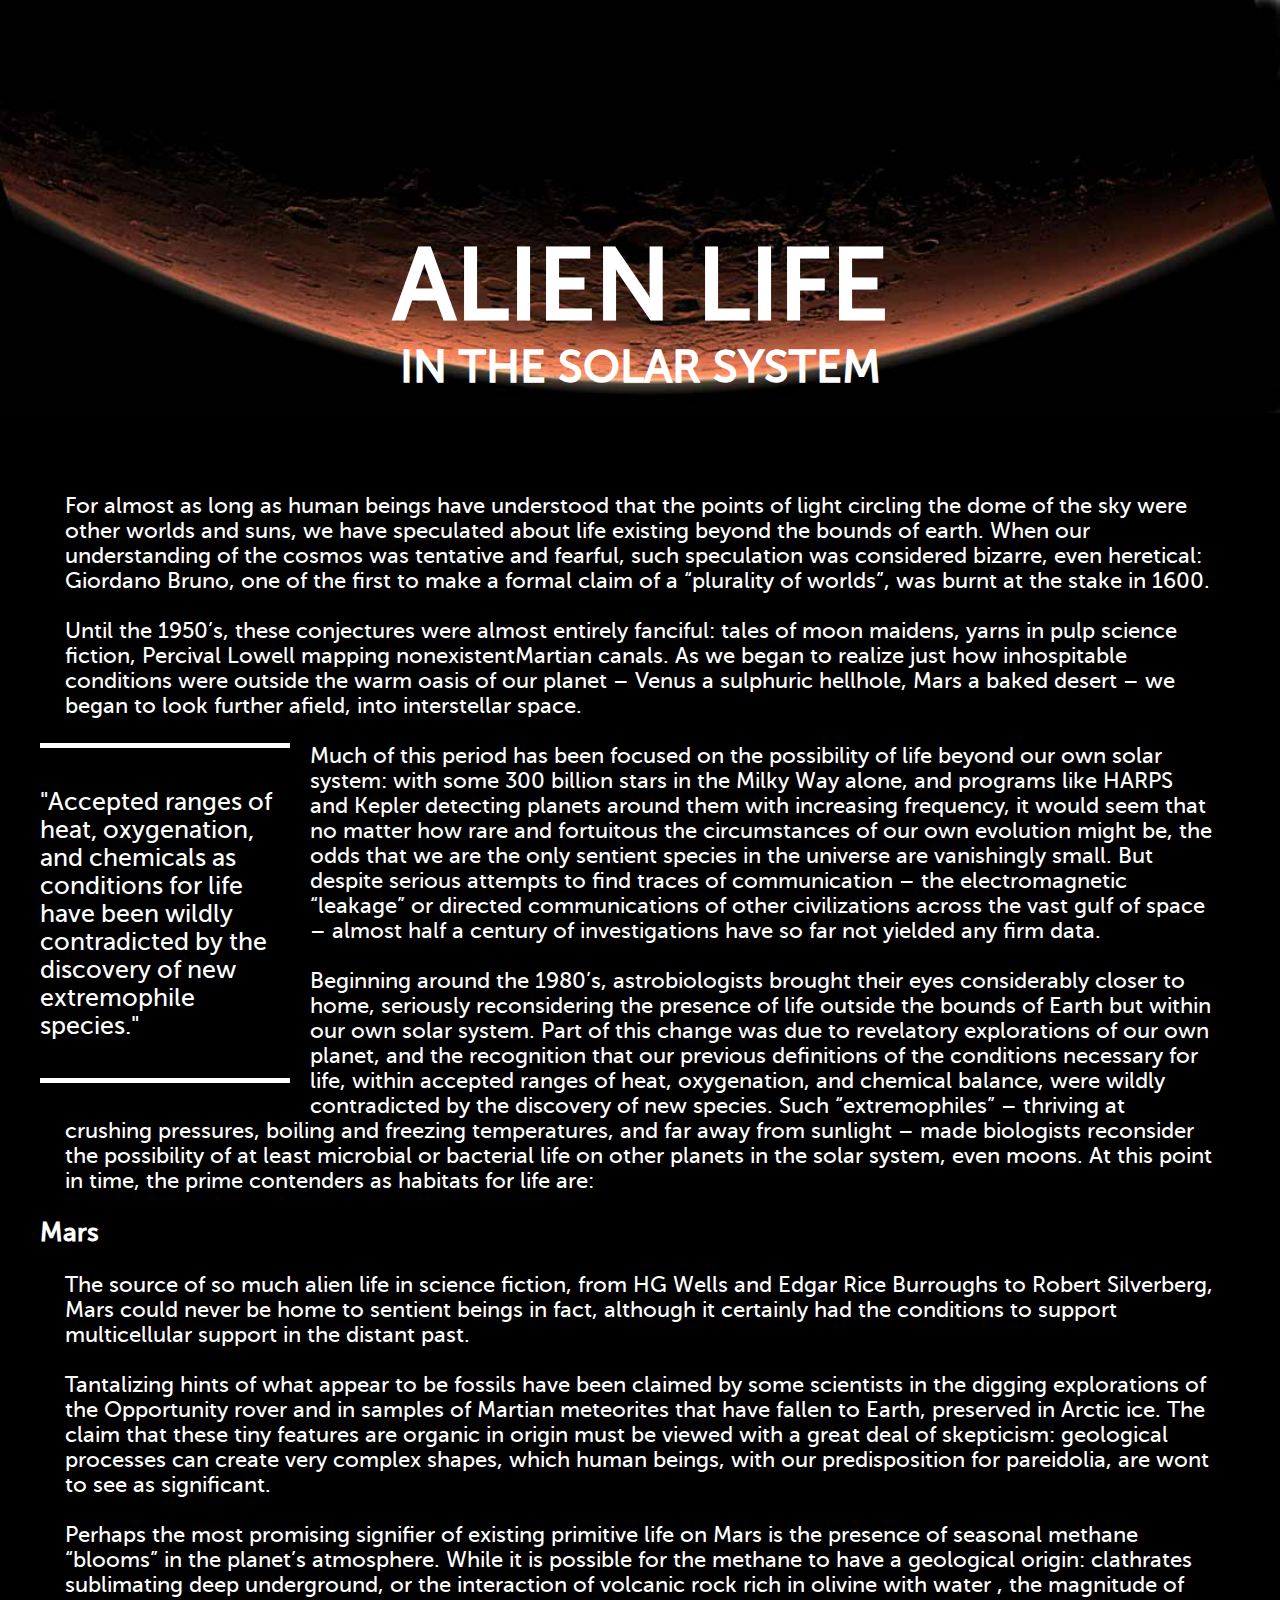
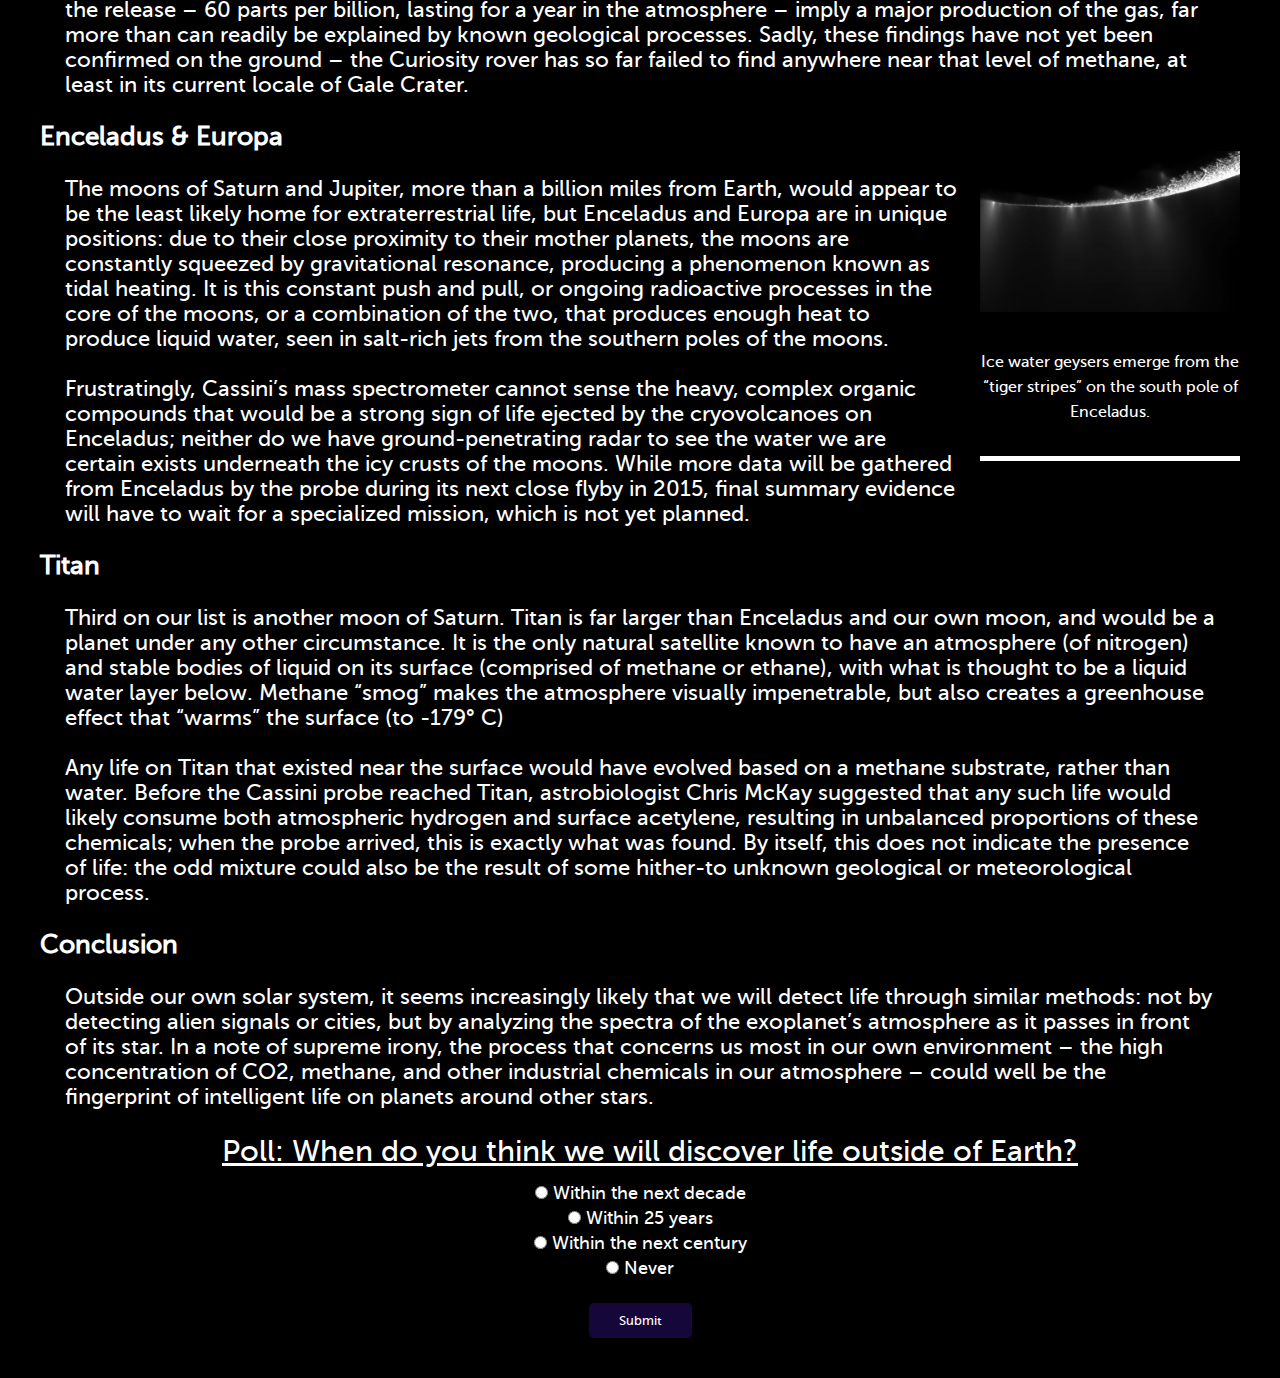
<file: HTML_A3/page_one/views/index.html>
<!DOCTYPE html>
<html lang="en">
<head>
    <meta charset="UTF-8">
    <title>Alien Life</title>
    <meta name="viewport" content="width=device-width" initial-scale="1">
    <link rel="stylesheet" href="../css/CSS_A3_ONE.css">
</head>
    <body>
        <header>
            <img src="../images/mars.webp" alt="A Picture of Mars" class="mars"/> <!-- Mars Header Image -->
            <div class="title">
                <h1>ALIEN LIFE</h1>
                <h3 class="subhead">IN THE SOLAR SYSTEM</h3>
            </div>
        </header>
            <div class="main">
                <p>For almost as long as human beings have understood that the points of light circling the dome of the
                    sky were other worlds and suns, we have speculated about life existing beyond the bounds of earth.
                    When our understanding of the cosmos was tentative and fearful, such speculation was considered
                    bizarre, even heretical: Giordano Bruno, one of the first to make a formal claim of a “plurality of
                    worlds”, was burnt at the stake in 1600.</p>
                <p>Until the 1950’s, these conjectures were almost entirely fanciful: tales of moon maidens, yarns in
                    pulp science fiction, Percival Lowell mapping nonexistentMartian canals. As we began to realize just
                    how inhospitable conditions were outside the warm oasis of our planet – Venus a sulphuric hellhole,
                    Mars a baked desert – we began to look further afield, into interstellar space.</p>
                <div class="quote">
                    <span>"Accepted ranges of heat, oxygenation, and chemicals as conditions for life have been wildly
                        contradicted by the discovery of new extremophile species."</span>
                </div>
                <p>Much of this period has been focused on the possibility of life beyond our own solar system: with
                    some 300 billion stars in the Milky Way alone, and programs like HARPS and Kepler detecting planets
                    around them with increasing frequency, it would seem that no matter how rare and fortuitous the
                    circumstances of our own evolution might be, the odds that we are the only sentient species in the
                    universe are vanishingly small. But despite serious attempts to find traces of communication – the
                    electromagnetic “leakage” or directed communications of other civilizations across the vast gulf of
                    space – almost half a century of investigations have so far not yielded any firm data.</p>
                <p>Beginning around the 1980’s, astrobiologists brought their eyes considerably closer to home,
                    seriously reconsidering the presence of life outside the bounds of Earth but within our own solar
                    system. Part of this change was due to revelatory explorations of our own planet, and the
                    recognition that our previous definitions of the conditions necessary for life, within accepted
                    ranges of heat, oxygenation, and chemical balance, were wildly contradicted by the discovery of new
                    species. Such “extremophiles” – thriving at crushing pressures, boiling and freezing temperatures,
                    and far away from sunlight – made biologists reconsider the possibility of at least microbial or
                    bacterial life on other planets in the solar system, even moons. At this point in time, the prime
                    contenders as habitats for life are:</p>
            <h3>Mars</h3>
                <p>The source of so much alien life in science fiction, from HG Wells and Edgar Rice Burroughs to Robert
                    Silverberg, Mars could never be home to sentient beings in fact, although it certainly had the
                    conditions to support multicellular support in the distant past.</p>
                <p>Tantalizing hints of what appear to be fossils have been claimed by some scientists in the digging
                    explorations of the Opportunity rover and in samples of Martian meteorites that have fallen to
                    Earth, preserved in Arctic ice. The claim that these tiny features are organic in origin must be
                    viewed with a great deal of skepticism: geological processes can create very complex shapes, which
                    human beings, with our predisposition for pareidolia, are wont to see as significant.</p>
                <p>Perhaps the most promising signifier of existing primitive life on Mars is the presence of seasonal
                    methane “blooms” in the planet’s atmosphere. While it is possible for the methane to have a
                    geological origin: clathrates sublimating deep underground, or the interaction of volcanic rock rich
                    in olivine with water , the magnitude of the release – 60 parts per billion, lasting for a year in
                    the atmosphere – imply a major production of the gas, far more than can readily be explained by
                    known geological processes. Sadly, these findings have not yet been confirmed on the ground – the
                    Curiosity rover has so far failed to find anywhere near that level of methane, at least in its
                    current locale of Gale Crater.</p>
            <h3>Enceladus & Europa</h3>
                <div class="moon-quote">
                    <img src="../images/enceladus-geysers.webp" alt="A picture of the moon" class="moon"/>
                    <span class="moon-text">Ice water geysers emerge from the “tiger stripes” on the south pole of Enceladus.</span>
                </div>
                <p>The moons of Saturn and Jupiter, more than a billion miles from Earth, would appear to be the least
                    likely home for extraterrestrial life, but Enceladus and Europa are in unique positions: due to
                    their close proximity to their mother planets, the moons are constantly squeezed by gravitational
                    resonance, producing a phenomenon known as tidal heating. It is this constant push and pull, or
                    ongoing radioactive processes in the core of the moons, or a combination of the two, that produces
                    enough heat to produce liquid water, seen in salt-rich jets from the southern poles of the
                    moons.</p>
                <p>Frustratingly, Cassini’s mass spectrometer cannot sense the heavy, complex organic compounds that
                    would be a strong sign of life ejected by the cryovolcanoes on Enceladus; neither do we have
                    ground-penetrating radar to see the water we are certain exists underneath the icy crusts of the
                    moons. While more data will be gathered from Enceladus by the probe during its next close flyby in
                    2015, final summary evidence will have to wait for a specialized mission, which is not yet
                    planned.</p>
            <h3>Titan</h3>
                <p>Third on our list is another moon of Saturn. Titan is far larger than Enceladus and our own moon, and
                    would be a planet under any other circumstance. It is the only natural satellite known to have an
                    atmosphere (of nitrogen) and stable bodies of liquid on its surface (comprised of methane or
                    ethane), with what is thought to be a liquid water layer below. Methane “smog” makes the atmosphere
                    visually impenetrable, but also creates a greenhouse effect that “warms” the surface
                    (to -179° C)</p>
                <p>Any life on Titan that existed near the surface would have evolved based on a methane substrate,
                    rather than water. Before the Cassini probe reached Titan, astrobiologist Chris McKay suggested
                    that any such life would likely consume both atmospheric hydrogen and surface acetylene, resulting
                    in unbalanced proportions of these chemicals; when the probe arrived, this is exactly what was
                    found. By itself, this does not indicate the presence of life: the odd mixture could also be the
                    result of some hither-to unknown geological or meteorological process.</p>
            <h3>Conclusion</h3>
                <p>Outside our own solar system, it seems increasingly likely that we will detect life through similar
                    methods: not by detecting alien signals or cities, but by analyzing the spectra of the exoplanet’s
                    atmosphere as it passes in front of its star. In a note of supreme irony, the process that concerns
                    us most in our own environment – the high concentration of CO2, methane, and other industrial
                    chemicals in our atmosphere – could well be the fingerprint of intelligent life on planets around
                    other stars.</p>
            <fieldset> <!-- Bottom Poll Section -->
                <legend><u>Poll: When do you think we will discover life outside of Earth?</u></legend>
                    <div class="option">
                    <input id='life-1'
                           name='life'
                           type='radio'
                           value='decade'/>
                    <label for="life-1" class="radio-label">Within the next decade</label>
                    </div>
                    <div class="option">
                    <input id='life-2'
                           name='life'
                           type='radio'
                           value='25'/>
                    <label for="life-2" class="radio-label">Within 25 years</label>
                    </div>
                    <div class="option">
                    <input id='life-3'
                           name='life'
                           type='radio'
                           value='century'/>
                    <label for="life-3" class="radio-label">Within the next century</label>
                    </div>
                    <div class="option">
                    <input id='life-4'
                           name='life'
                           type='radio'
                           value='never'/>
                    <label for="life-4" class="radio-label">Never</label>
                    </div>
                <button>Submit</button> <!-- Submit Button -->
            </fieldset>
        </div>
    </body>
</html>
</file>
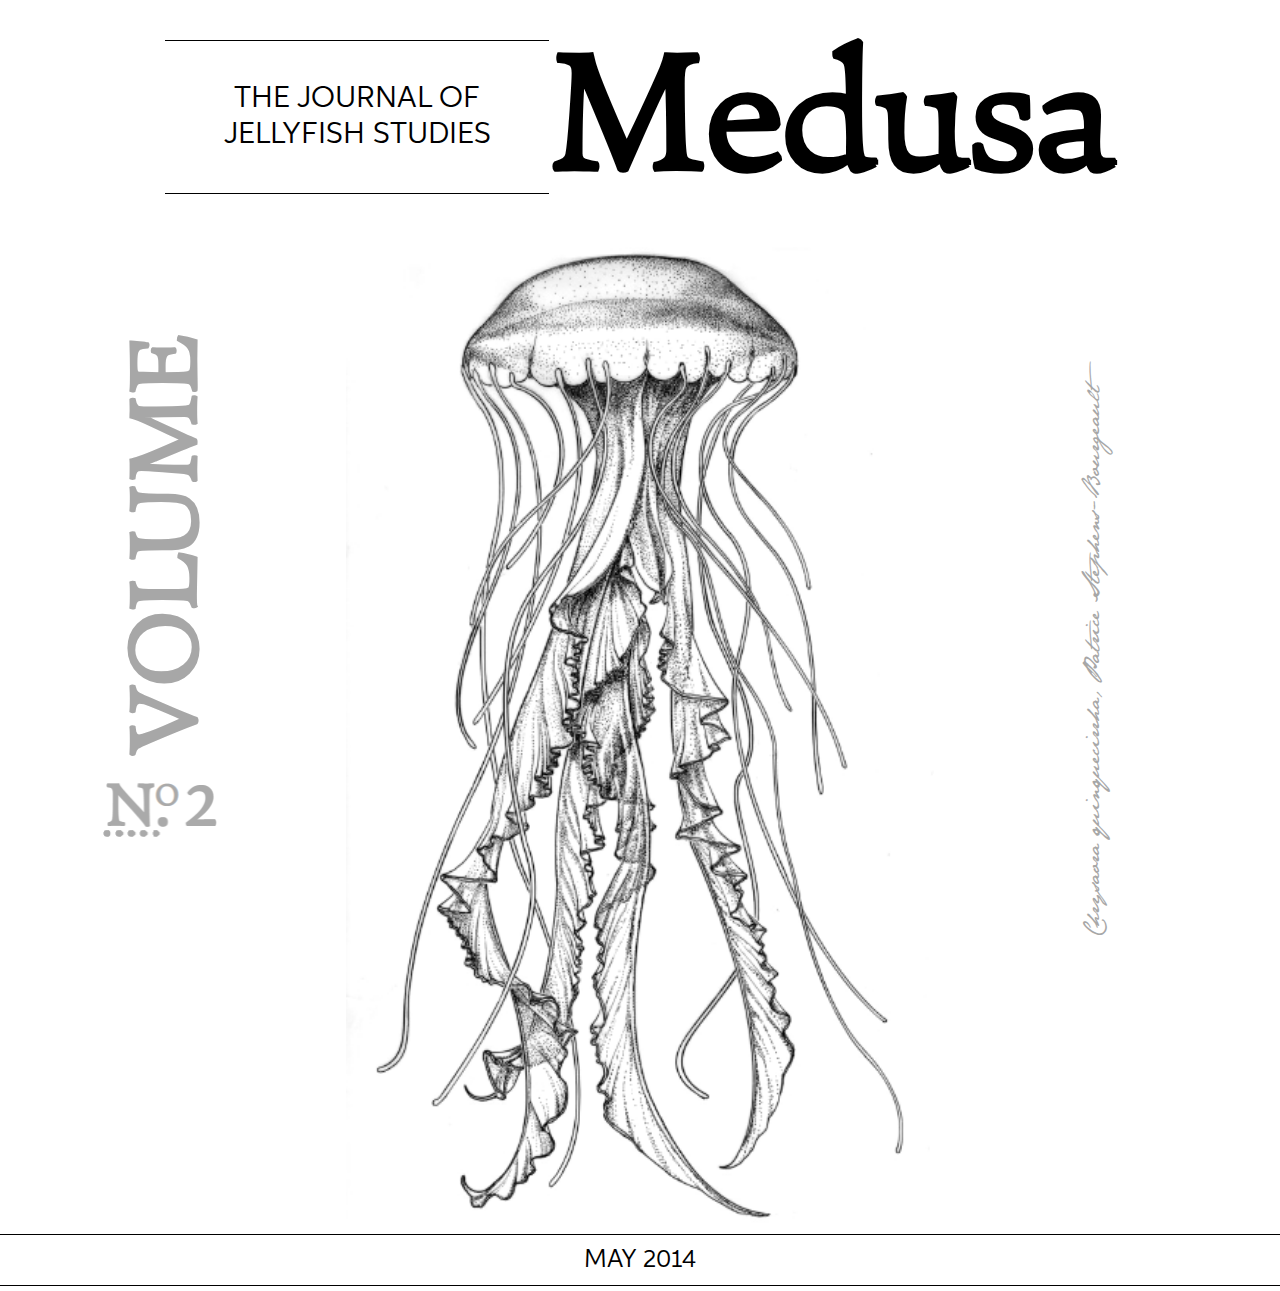
<file: HTML_A3/page_two/views/index.html>
<!DOCTYPE html>
<html lang="en">
<head>
    <meta charset="UTF-8">
    <title>Advanced Typography</title>
    <link rel="stylesheet" href="../css/CSS_A3_TWO.css"/>
    <meta name="viewport" content="width=device-width" initial-scale="1"/>
</head>
<body>
    <header> <!-- Top Section (Medusa / Jellyfish Studies) -->
        <p class="journal">The Journal of Jellyfish Studies</p>
        <h1>Medusa</h1>
    </header>
    <div class="content"> <!-- Middle Section (Volume / Jellyfish / Latin Quote) -->
        <div class="BLOCK-1"> <!-- Volume -->
            <h2 class="volume">Volume</h2>
            <img src="../images/number.webp" alt="Number 2" class="numb"/>
        </div>
        <div class="BLOCK-2"> <!-- Jellyfish -->
            <img src="../images/C_quinquecirrha_3.webp" alt="A Jellyfish" class="jelly"/>
        </div>
        <div class="BLOCK-3"> <!-- Latin Quote -->
            <p class="cursive">Chrysaora quinquecirrha, Patrice Stephens-Bourgeault</p>
        </div>
    </div>

    <p class="date">May 2014</p> <!-- Bottom Section (May 2014) -->
</body>
</html>
</file>
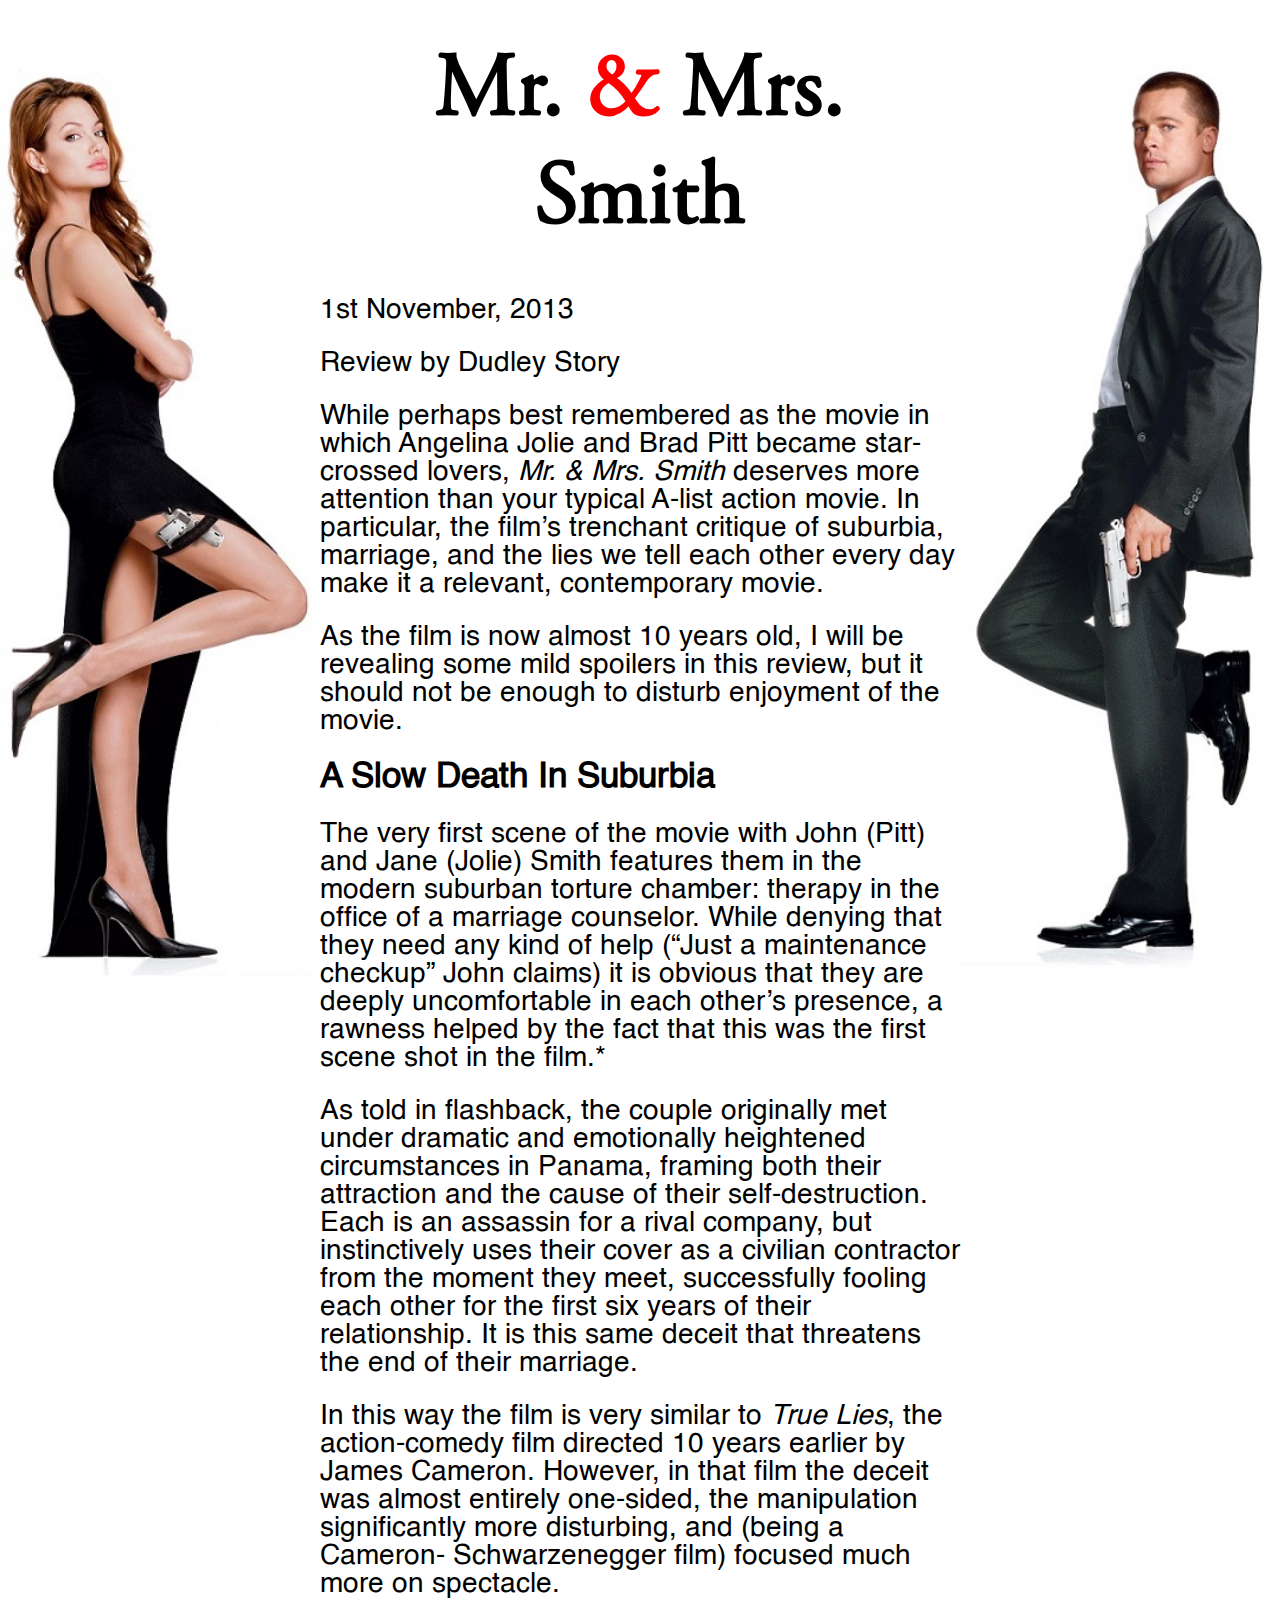
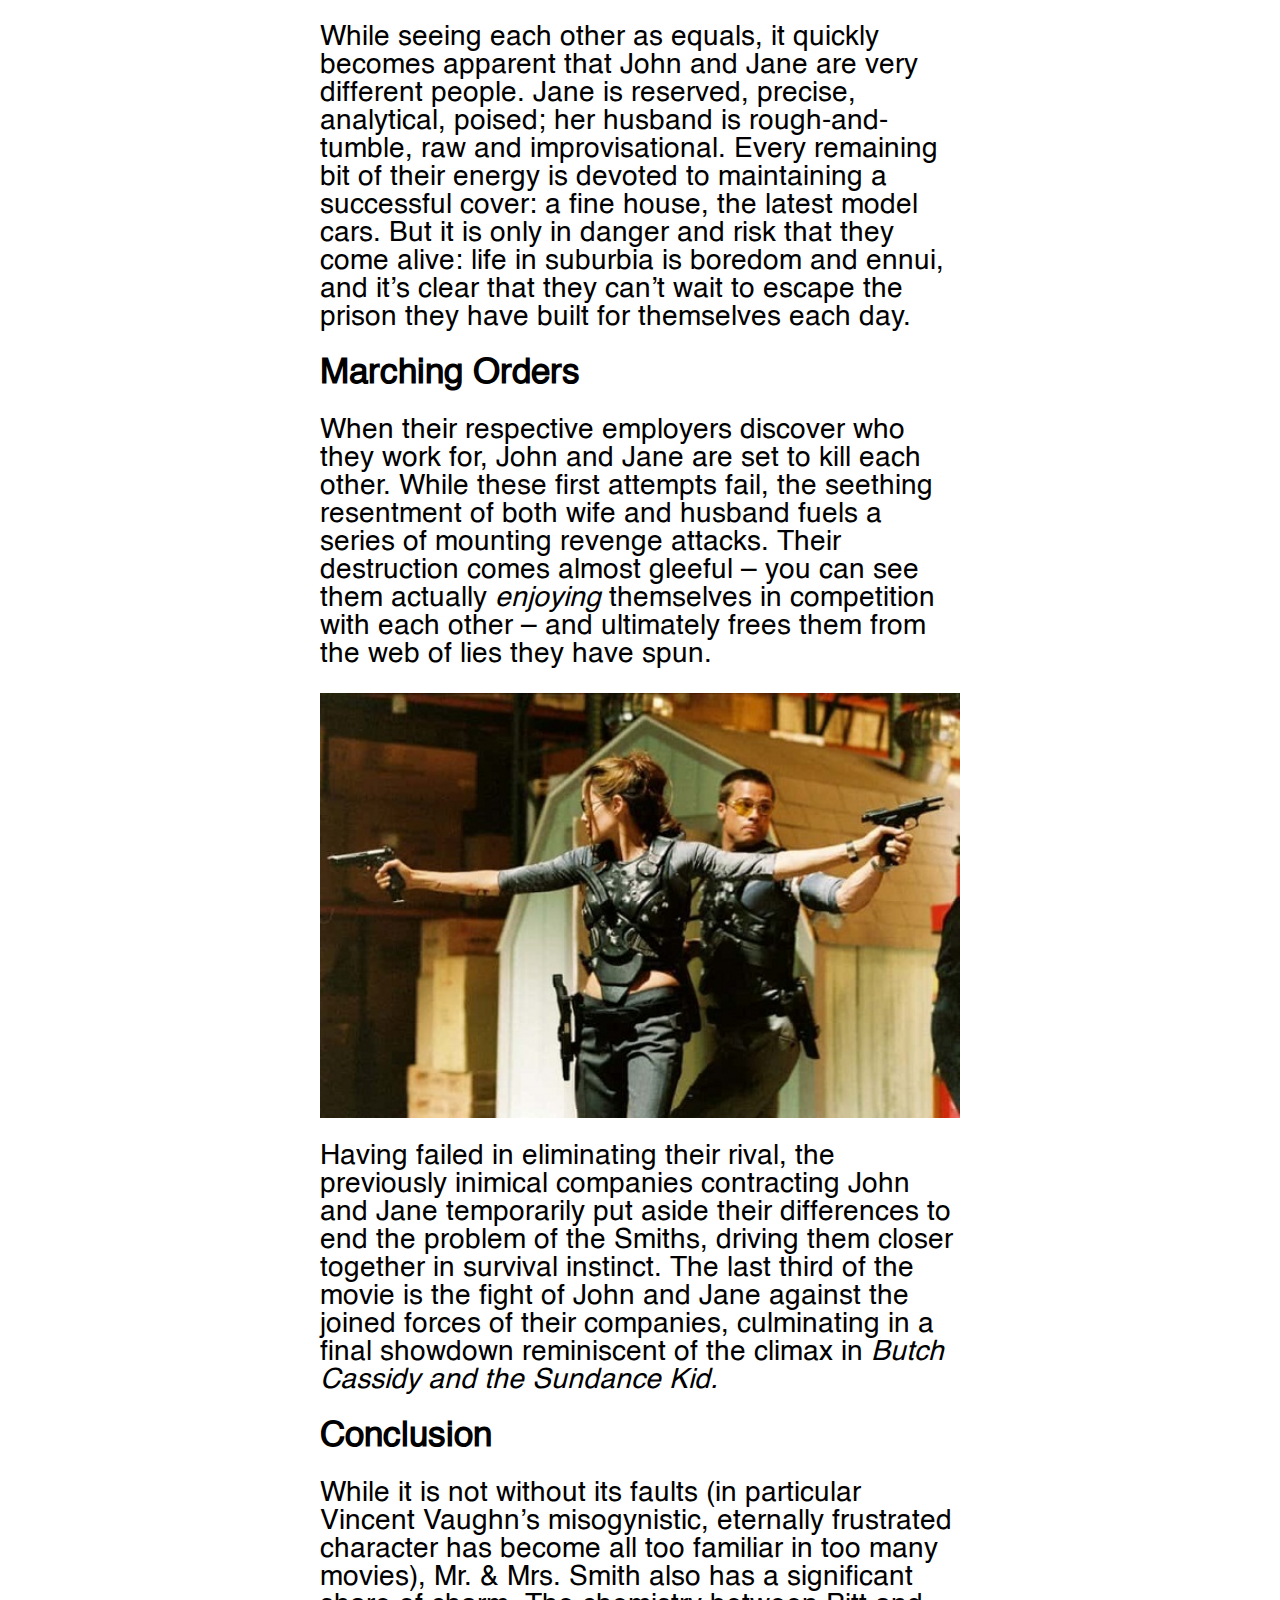
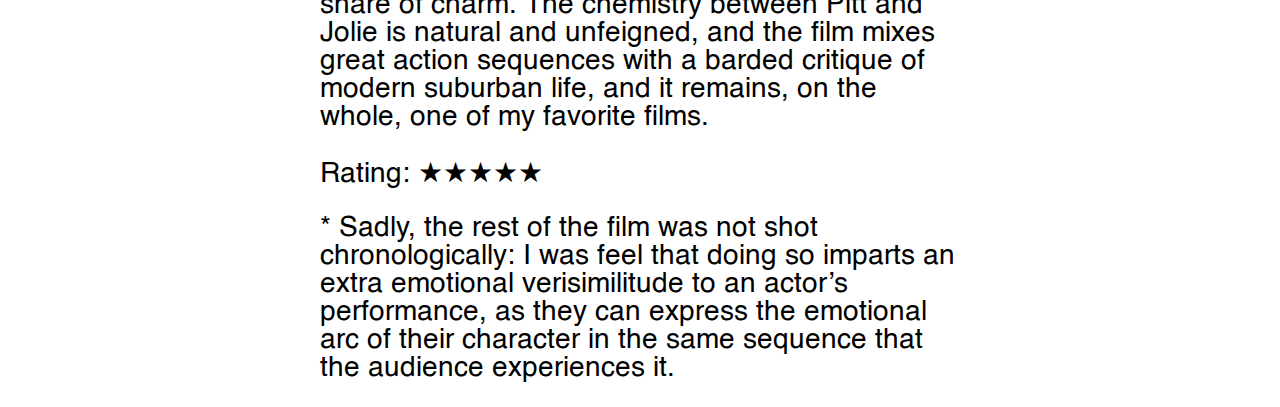
<file: HTML_A4/page-one/views/index.html>
<!DOCTYPE html>
<html lang="en">
<head>
    <meta charset="UTF-8">
    <title>Brangelina</title>
    <link rel="stylesheet" href="../css/CSS_A4_ONE.css"/>
    <meta name="viewport" content="width=device-width, initial-scale=1"/>
</head>
<body>
    <img src="../images/jolie.webp" alt="Angelina Jolie" class="jolie"/> <!-- Angelina Jolie Picture -->
    <img src="../images/pitt.webp" alt="Brad Pitt" class="pitt"/> <!-- Brad Pitt Picture -->
    <div class="main">
        <h1>Mr. <span>&</span> Mrs. Smith</h1> <!-- Title -->
        <p>1st November, 2013</p>
        <p>Review by Dudley Story</p>
        <p>While perhaps best remembered as the movie in which Angelina Jolie and Brad Pitt became star-crossed lovers,
            <a href="https://en.wikipedia.org/wiki/Mr._%26_Mrs._Smith_(2005_film)"><em>Mr. & Mrs. Smith</em></a> deserves more attention than your typical A-list action movie. In particular, the film’s
            trenchant critique of suburbia, marriage, and the lies we tell each other every day make it a relevant,
            contemporary movie.</p>
        <p>As the film is now almost 10 years old, I will be revealing some mild spoilers in this review, but it should
            not be enough to disturb enjoyment of the movie.</p>
        <h2>A Slow Death In Suburbia</h2>
        <p>The very first scene of the movie with John (Pitt) and Jane (Jolie) Smith features them in the modern
            suburban torture chamber: therapy in the office of a marriage counselor. While denying that they need any
            kind of help (“Just a maintenance checkup” John claims) it is obvious that they are deeply uncomfortable in
            each other’s presence, a rawness helped by the fact that this was the first scene shot in the film.*</p>
        <p>As told in flashback, the couple originally met under dramatic and emotionally heightened circumstances in
            Panama, framing both their attraction and the cause of their self-destruction. Each is an assassin for a
            rival company, but instinctively uses their cover as a civilian contractor from the moment they meet,
            successfully fooling each other for the first six years of their relationship. It is this same deceit that
            threatens the end of their marriage.</p>
        <p>In this way the film is very similar to  <a href="https://en.wikipedia.org/wiki/True_Lies"><em>True Lies</em></a>, the action-comedy film directed 10 years earlier by James
            Cameron. However, in that film the deceit was almost entirely one-sided, the manipulation significantly more
            disturbing, and (being a Cameron- Schwarzenegger film) focused much more on spectacle.</p>
        <p>While seeing each other as equals, it quickly becomes apparent that John and Jane are very different people.
            Jane is reserved, precise, analytical, poised; her husband is rough-and-tumble, raw and improvisational.
            Every remaining bit of their energy is devoted to maintaining a successful cover: a fine house, the latest
            model cars. But it is only in danger and risk that they come alive: life in suburbia is boredom and ennui,
            and it’s clear that they can’t wait to escape the prison they have built for themselves each day.</p>
        <h2>Marching Orders</h2>
        <p>When their respective employers discover who they work for, John and Jane are set to kill each other. While
            these first attempts fail, the seething resentment of both wife and husband fuels a series of mounting
            revenge attacks. Their destruction comes almost gleeful – you can see them actually <em>enjoying</em> themselves in
            competition with each other – and ultimately frees them from the web of lies they have spun.</p>
        <img src="../images/gun.webp" alt="Jolie and Pitt with guns" class="gun"/> <!-- Mid-Picture -->
        <p>Having failed in eliminating their rival, the previously inimical companies contracting John and Jane
            temporarily put aside their differences to end the problem of the Smiths, driving them closer together in
            survival instinct. The last third of the movie is the fight of John and Jane against the joined forces of
            their companies, culminating in a final showdown reminiscent of the climax in <a href="https://en.wikipedia.org/wiki/Butch_Cassidy_and_the_Sundance_Kid"><em>Butch Cassidy and the Sundance
            Kid.</em></a></p>
        <h2>Conclusion</h2>
        <p>While it is not without its faults (in particular Vincent Vaughn’s misogynistic, eternally frustrated
            character has become all too familiar in too many movies), Mr. & Mrs. Smith also has a significant share of
            charm. The chemistry between Pitt and Jolie is natural and unfeigned, and the film mixes great action
            sequences with a barded critique of modern suburban life, and it remains, on the whole, one of my favorite
            films.</p>
        <p>Rating: ★★★★★</p> <!-- star characters from https://unicode-table.com/en/sets/star-symbols/ -->
        <p>* Sadly, the rest of the film was not shot chronologically: I was feel that doing so imparts an extra
            emotional verisimilitude to an actor’s performance, as they can express the emotional arc of their character
            in the same sequence that the audience experiences it.</p>
        <!-- All <a> tags linked to proper film Wikipedia pages -->
    </div>
</body>
</html>
</file>
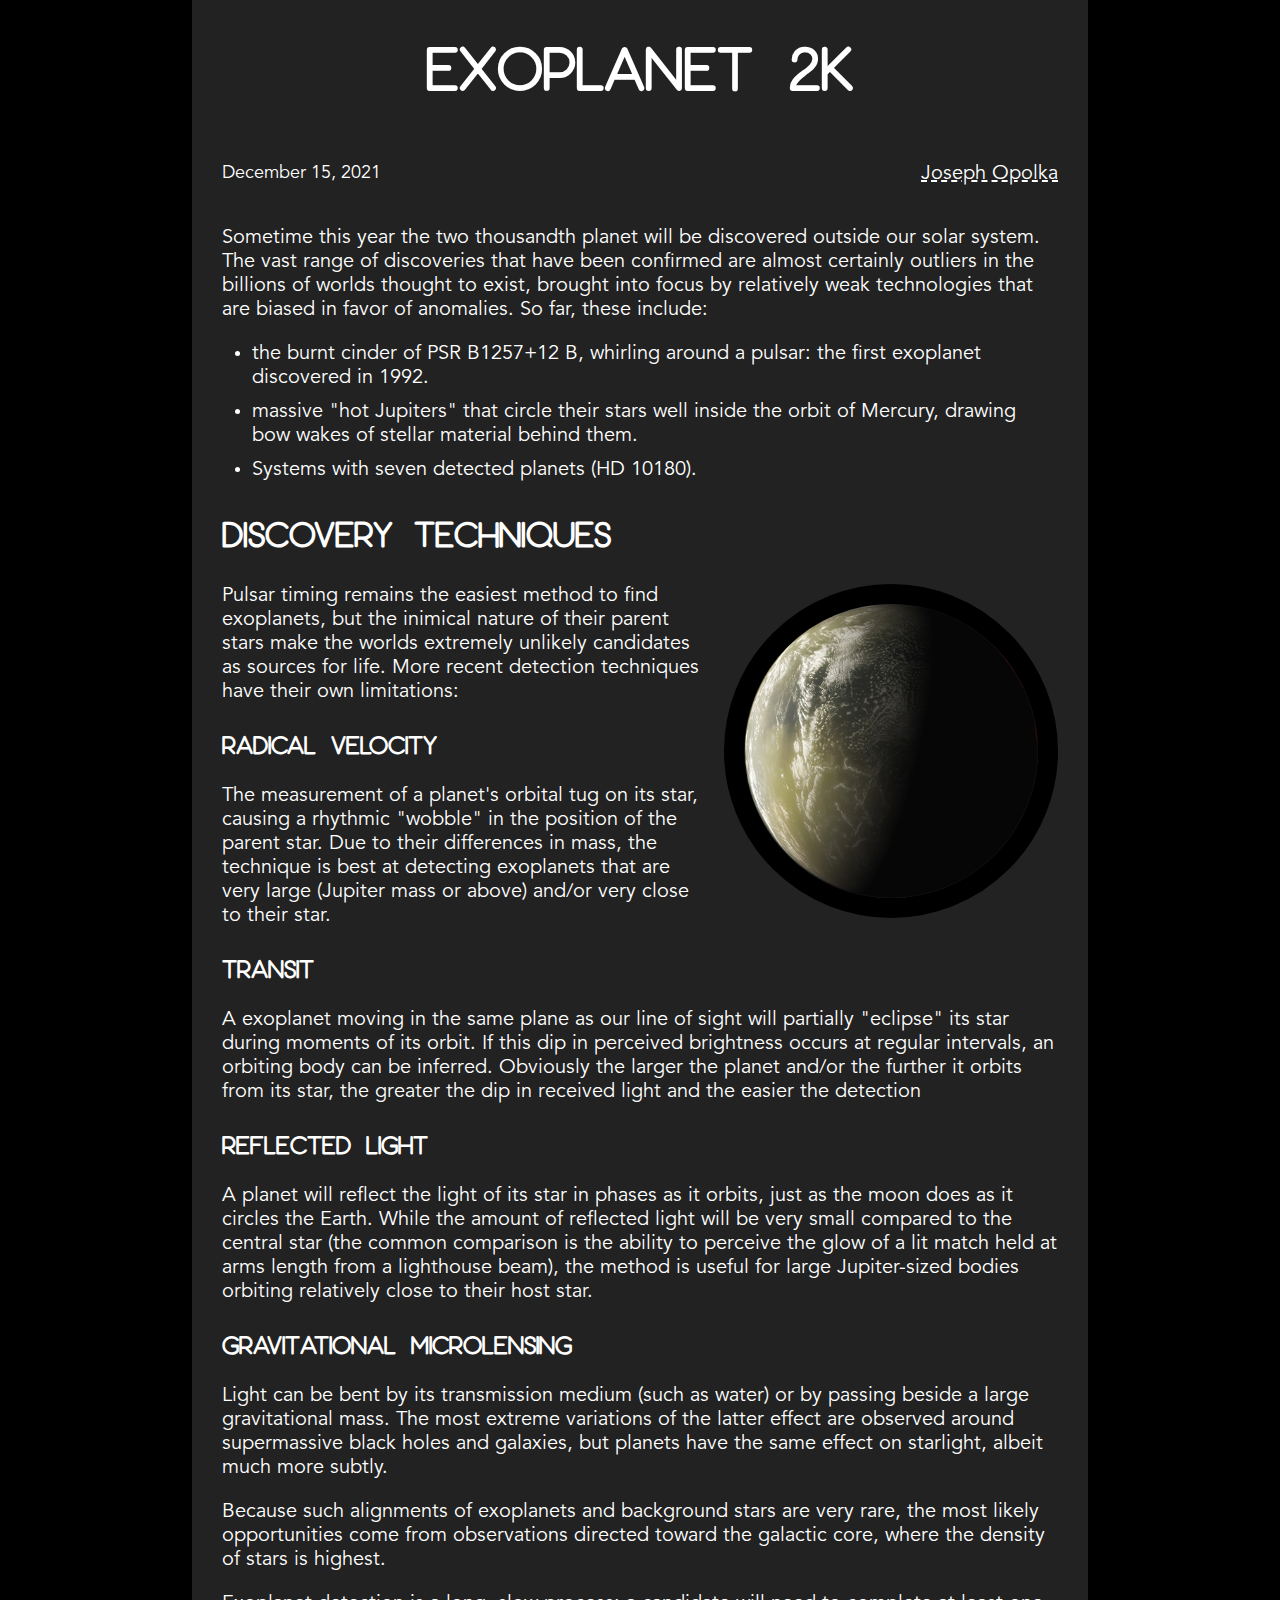
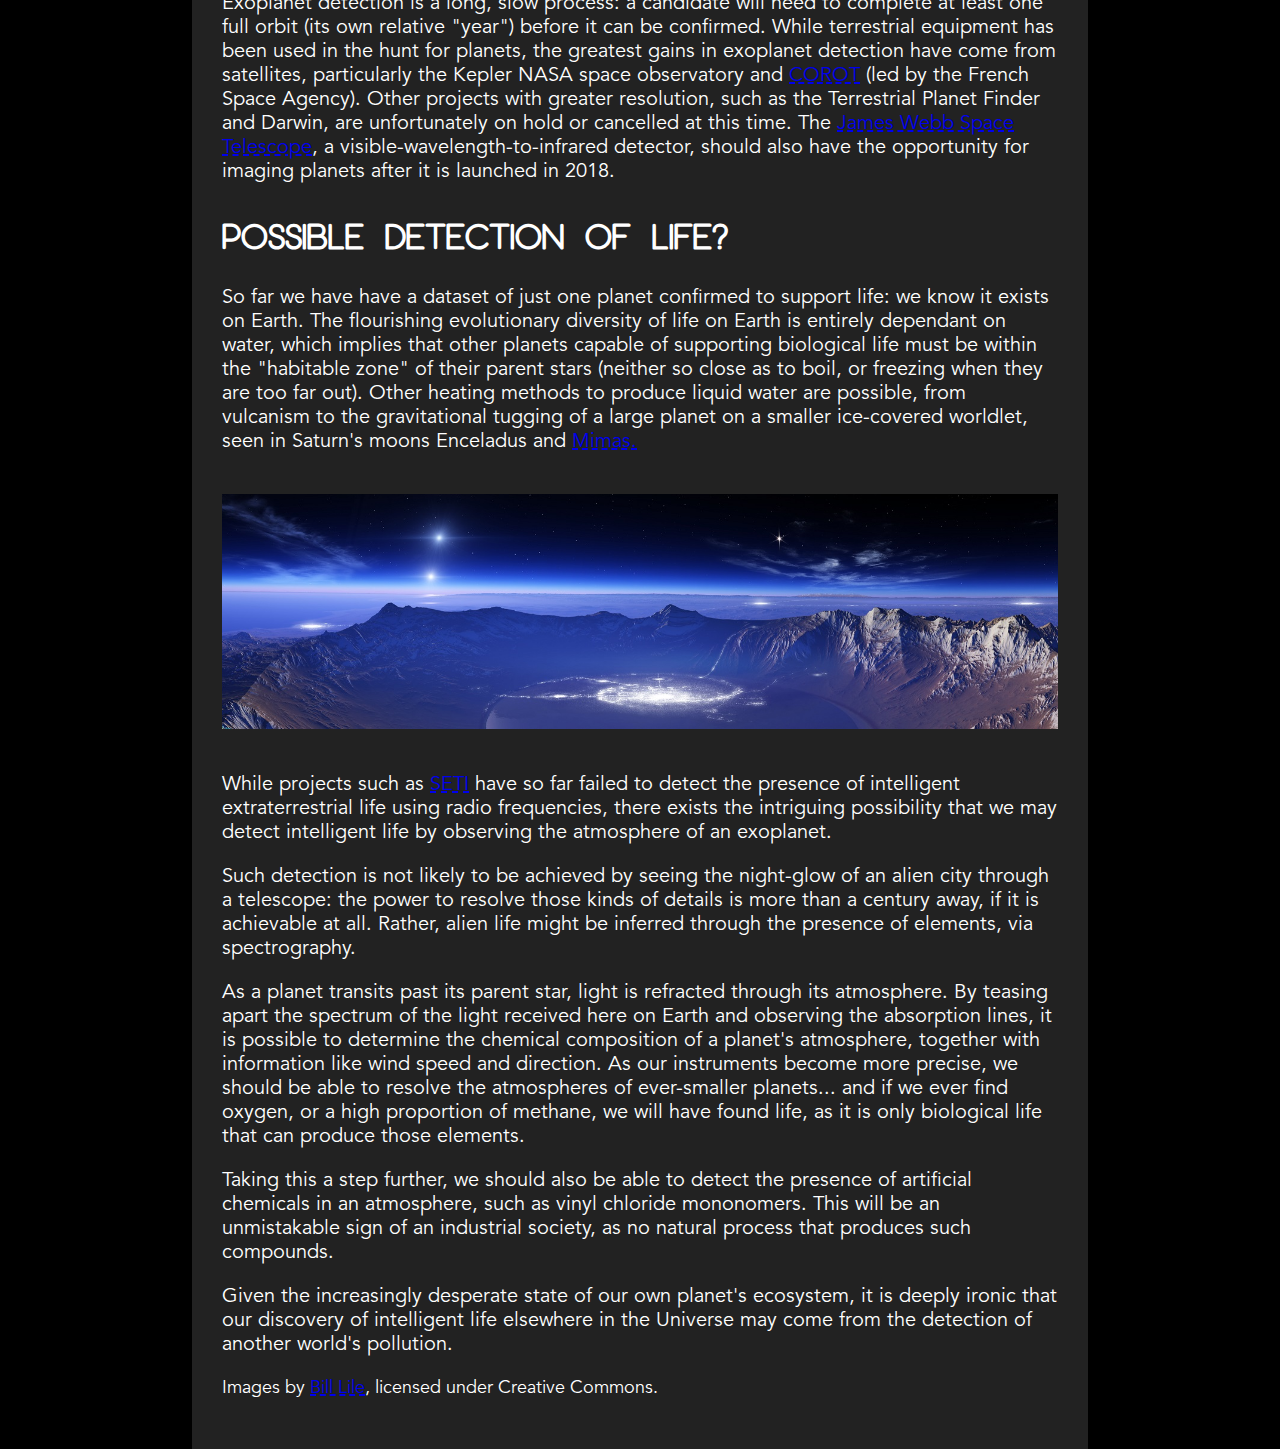
<file: HTML_A4/page-two/views/index.html>
<!DOCTYPE html>
<html lang="en">
<head>
    <meta charset="UTF-8">
    <title>Exoplanet</title>
    <link rel="stylesheet" href="../css/CSS_A4_TWO.css"/>
    <meta name="viewport" content="width=device-width initial-scale=1"/>
</head>
<body>
    <div class="page">
        <h1>Exoplanet 2k</h1>
        <div class="info">
            <p class="info-item">December 15, 2021</p>
            <p class="info-item, name">Joseph Opolka</p>
        </div>
        <p>Sometime this year the two thousandth planet will be discovered outside our solar system. The vast range of
            discoveries that have been confirmed are almost certainly outliers in the billions of worlds thought to exist,
            brought into focus by relatively weak technologies that are biased in favor of anomalies. So far, these
            include:</p>
        <ul>
            <li>the burnt cinder of PSR B1257+12 B, whirling around a pulsar: the first exoplanet discovered in 1992.</li>
            <li>massive "hot Jupiters" that circle their stars well inside the orbit of Mercury, drawing bow wakes of
                stellar material behind them.</li>
            <li>Systems with seven detected planets (HD 10180).</li>
        </ul>
        <h2>Discovery Techniques</h2>
        <img src="../images/moon.webp" alt="a picture of a moon" class="moon"/> <!-- Moon Picture -->
        <p>Pulsar timing remains the easiest method to find exoplanets, but the inimical nature of their parent stars make
            the worlds extremely unlikely candidates as sources for life. More recent detection techniques have their own
            limitations:</p>
        <h3>Radical Velocity</h3>
        <p>The measurement of a planet's orbital tug on its star, causing a rhythmic "wobble" in the position of the
            parent star. Due to their differences in mass, the technique is best at detecting exoplanets that are very large
            (Jupiter mass or above) and/or very close to their star.</p>
        <h3>Transit</h3>
        <p>A exoplanet moving in the same plane as our line of sight will partially "eclipse" its star during moments
            of its orbit. If this dip in perceived brightness occurs at regular intervals, an orbiting body can be inferred.
            Obviously the larger the planet and/or the further it orbits from its star, the greater the dip in received
            light and the easier the detection</p>
        <h3>Reflected Light</h3>
        <p>A planet will reflect the light of its star in phases as it orbits, just as the moon does as it circles the
            Earth. While the amount of reflected light will be very small compared to the central star (the common
            comparison is the ability to perceive the glow of a lit match held at arms length from a lighthouse beam), the
            method is useful for large Jupiter-sized bodies orbiting relatively close to their host star.</p>
        <h3>Gravitational Microlensing</h3>
        <p>Light can be bent by its transmission medium (such as water) or by passing beside a large gravitational mass. The
            most extreme variations of the latter effect are observed around supermassive black holes and galaxies, but
            planets have the same effect on starlight, albeit much more subtly.</p>
        <p>Because such alignments of exoplanets and background stars are very rare, the most likely opportunities come from
            observations directed toward the galactic core, where the density of stars is highest.</p>
        <p>Exoplanet detection is a long, slow process: a candidate will need to complete at least one full orbit (its own
            relative "year") before it can be confirmed. While terrestrial equipment has been used in the hunt for
            planets, the greatest gains in exoplanet detection have come from satellites, particularly the Kepler NASA space
            observatory and <a href="https://en.wikipedia.org/wiki/CoRoT" target="_blank">COROT</a> (led by the French Space Agency). Other projects with greater resolution, such as the
            Terrestrial Planet Finder and Darwin, are unfortunately on hold or cancelled at this time. The
            <a href="https://en.wikipedia.org/wiki/James_Webb_Space_Telescope" target="_blank">James Webb Space Telescope</a>, a
            visible-wavelength-to-infrared detector, should also have the opportunity for imaging planets after
            it is launched in 2018.</p>
        <h2>Possible Detection of Life?</h2>
        <p>So far we have have a dataset of just one planet confirmed to support life: we know it exists on Earth. The
            flourishing evolutionary diversity of life on Earth is entirely dependant on water, which implies that other
            planets capable of supporting biological life must be within the "habitable zone" of their parent stars
            (neither so close as to boil, or freezing when they are too far out). Other heating methods to produce liquid
            water are possible, from vulcanism to the gravitational tugging of a large planet on a smaller ice-covered
            worldlet, seen in Saturn's moons Enceladus and <a href="https://en.wikipedia.org/wiki/Mimas_(moon)" target="_blank">Mimas.</a></p>
        <img src="../images/spacescape.webp" alt="A landscape of space." class="space"/> <!-- Space Banner Photo -->
        <p>While projects such as <a href="https://www.dictionary.com/browse/seti" target="_blank">SETI</a> have so far failed to detect the presence of intelligent extraterrestrial life using
            radio frequencies, there exists the intriguing possibility that we may detect intelligent life by observing the
            atmosphere of an exoplanet.</p>
        <p>Such detection is not likely to be achieved by seeing the night-glow of an alien city through a telescope: the
            power to resolve those kinds of details is more than a century away, if it is achievable at all. Rather, alien
            life might be inferred through the presence of elements, via spectrography.</p>
        <p>As a planet transits past its parent star, light is refracted through its atmosphere. By teasing apart the
            spectrum of the light received here on Earth and observing the absorption lines, it is possible to determine
            the chemical composition of a planet's atmosphere, together with information like wind speed and direction. As
            our instruments become more precise, we should be able to resolve the atmospheres of ever-smaller planets... and
            if we ever find oxygen, or a high proportion of methane, we will have found life, as it is only biological life
            that can produce those elements.</p>
        <p>Taking this a step further, we should also be able to detect the presence of artificial chemicals in an
            atmosphere, such as vinyl chloride mononomers. This will be an unmistakable sign of an industrial society, as no
            natural process that produces such compounds.</p>
        <p>Given the increasingly desperate state of our own planet's ecosystem, it is deeply ironic that our discovery of
            intelligent life elsewhere in the Universe may come from the detection of another world's pollution.</p>
        <p class="info-item">Images by <a href="https://flickr.com/photos/blile59/" target="_blank">Bill Lile</a>, licensed under Creative Commons.</p>
        <!-- All links lead to proper sources -->
    </div>
</body>
</html>
</file>
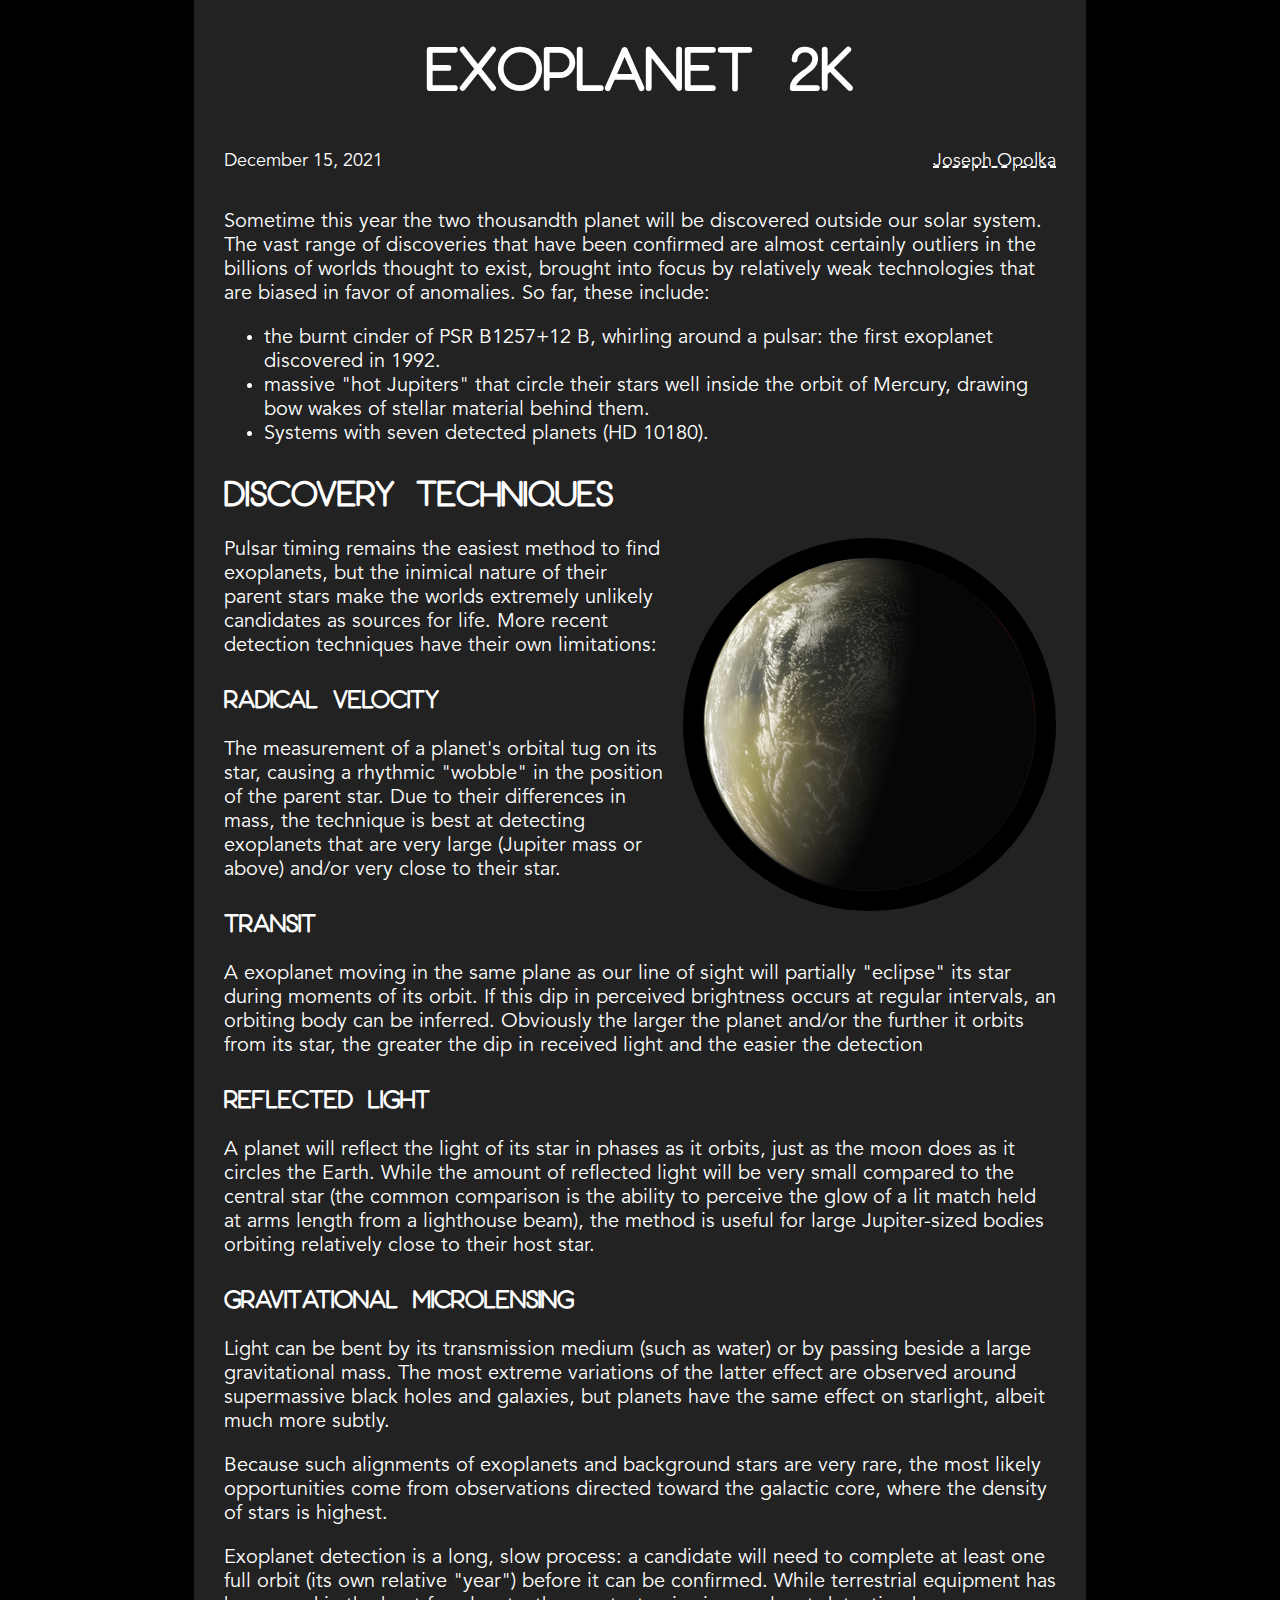
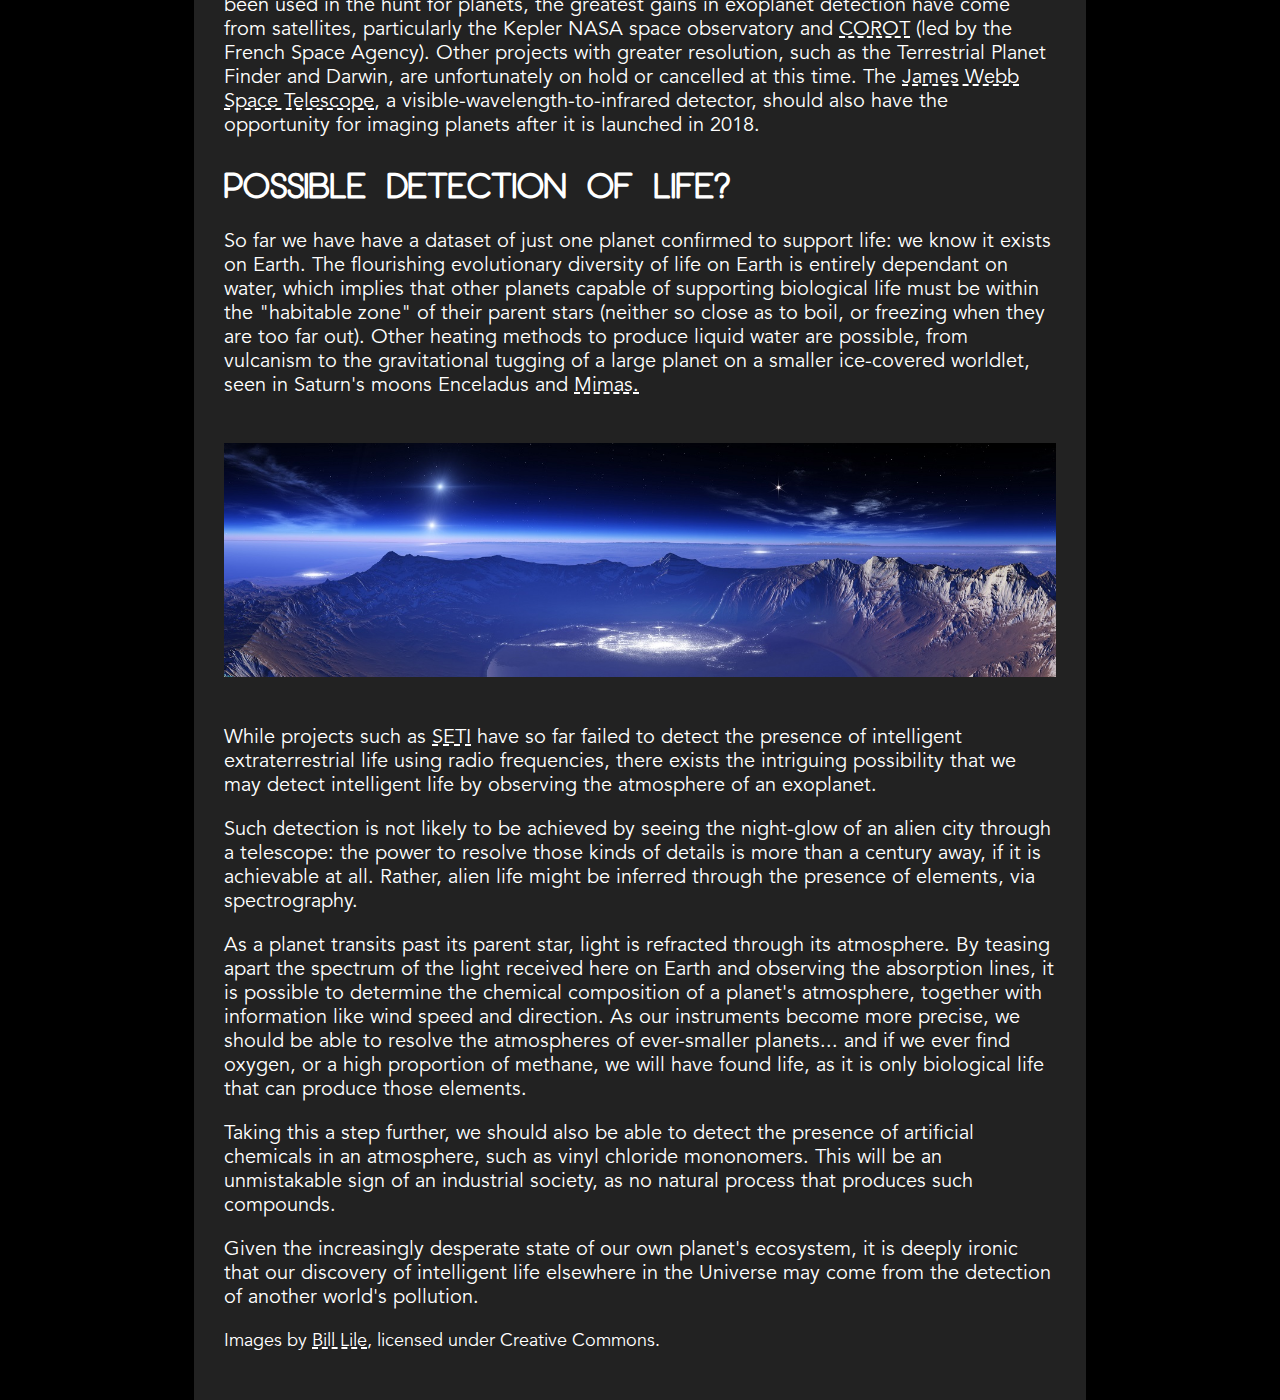
<file: HTML_A5/page/views/index.html>
<!DOCTYPE html>
<html lang="en">
<head>
    <meta charset="UTF-8">
    <title>Exoplanet</title>
    <link rel="stylesheet" href="../css/SCSS_A5_RESET.css"/> <!-- Technically the translated SCSS -->
    <meta name="viewport" content="width=device-width initial-scale=1"/> <!-- For Tablet / Mobile views -->
</head>
<body>
    <div class="page">
        <h1>Exoplanet 2k</h1>
        <div class="info">
            <p class="info-item">December 15, 2021</p>
            <p class="info-item, name">Joseph Opolka</p>
        </div>
        <p>Sometime this year the two thousandth planet will be discovered outside our solar system. The vast range of
            discoveries that have been confirmed are almost certainly outliers in the billions of worlds thought to exist,
            brought into focus by relatively weak technologies that are biased in favor of anomalies. So far, these
            include:</p>
        <ul>
            <li>the burnt cinder of PSR B1257+12 B, whirling around a pulsar: the first exoplanet discovered in 1992.</li>
            <li>massive "hot Jupiters" that circle their stars well inside the orbit of Mercury, drawing bow wakes of
                stellar material behind them.</li>
            <li>Systems with seven detected planets (HD 10180).</li>
        </ul>
        <h2>Discovery Techniques</h2>
        <img src="../images/moon.webp" alt="a picture of a moon" class="moon"/> <!-- Moon Picture -->
        <p>Pulsar timing remains the easiest method to find exoplanets, but the inimical nature of their parent stars make
            the worlds extremely unlikely candidates as sources for life. More recent detection techniques have their own
            limitations:</p>
        <h3>Radical Velocity</h3>
        <p>The measurement of a planet's orbital tug on its star, causing a rhythmic "wobble" in the position of the
            parent star. Due to their differences in mass, the technique is best at detecting exoplanets that are very large
            (Jupiter mass or above) and/or very close to their star.</p>
        <h3>Transit</h3>
        <p>A exoplanet moving in the same plane as our line of sight will partially "eclipse" its star during moments
            of its orbit. If this dip in perceived brightness occurs at regular intervals, an orbiting body can be inferred.
            Obviously the larger the planet and/or the further it orbits from its star, the greater the dip in received
            light and the easier the detection</p>
        <h3>Reflected Light</h3>
        <p>A planet will reflect the light of its star in phases as it orbits, just as the moon does as it circles the
            Earth. While the amount of reflected light will be very small compared to the central star (the common
            comparison is the ability to perceive the glow of a lit match held at arms length from a lighthouse beam), the
            method is useful for large Jupiter-sized bodies orbiting relatively close to their host star.</p>
        <h3>Gravitational Microlensing</h3>
        <p>Light can be bent by its transmission medium (such as water) or by passing beside a large gravitational mass. The
            most extreme variations of the latter effect are observed around supermassive black holes and galaxies, but
            planets have the same effect on starlight, albeit much more subtly.</p>
        <p>Because such alignments of exoplanets and background stars are very rare, the most likely opportunities come from
            observations directed toward the galactic core, where the density of stars is highest.</p>
        <p>Exoplanet detection is a long, slow process: a candidate will need to complete at least one full orbit (its own
            relative "year") before it can be confirmed. While terrestrial equipment has been used in the hunt for
            planets, the greatest gains in exoplanet detection have come from satellites, particularly the Kepler NASA space
            observatory and <a href="https://en.wikipedia.org/wiki/CoRoT" target="_blank">COROT</a> (led by the French Space Agency). Other projects with greater resolution, such as the
            Terrestrial Planet Finder and Darwin, are unfortunately on hold or cancelled at this time. The
            <a href="https://en.wikipedia.org/wiki/James_Webb_Space_Telescope" target="_blank">James Webb Space Telescope</a>, a
            visible-wavelength-to-infrared detector, should also have the opportunity for imaging planets after
            it is launched in 2018.</p>
        <h2>Possible Detection of Life?</h2>
        <p>So far we have have a dataset of just one planet confirmed to support life: we know it exists on Earth. The
            flourishing evolutionary diversity of life on Earth is entirely dependant on water, which implies that other
            planets capable of supporting biological life must be within the "habitable zone" of their parent stars
            (neither so close as to boil, or freezing when they are too far out). Other heating methods to produce liquid
            water are possible, from vulcanism to the gravitational tugging of a large planet on a smaller ice-covered
            worldlet, seen in Saturn's moons Enceladus and <a href="https://en.wikipedia.org/wiki/Mimas_(moon)" target="_blank">Mimas.</a></p>
        <img src="../images/spacescape.webp" alt="A landscape of space." class="space"/> <!-- Space Banner Photo -->
        <p>While projects such as <a href="https://www.dictionary.com/browse/seti" target="_blank">SETI</a> have so far failed to detect the presence of intelligent extraterrestrial life using
            radio frequencies, there exists the intriguing possibility that we may detect intelligent life by observing the
            atmosphere of an exoplanet.</p>
        <p>Such detection is not likely to be achieved by seeing the night-glow of an alien city through a telescope: the
            power to resolve those kinds of details is more than a century away, if it is achievable at all. Rather, alien
            life might be inferred through the presence of elements, via spectrography.</p>
        <p>As a planet transits past its parent star, light is refracted through its atmosphere. By teasing apart the
            spectrum of the light received here on Earth and observing the absorption lines, it is possible to determine
            the chemical composition of a planet's atmosphere, together with information like wind speed and direction. As
            our instruments become more precise, we should be able to resolve the atmospheres of ever-smaller planets... and
            if we ever find oxygen, or a high proportion of methane, we will have found life, as it is only biological life
            that can produce those elements.</p>
        <p>Taking this a step further, we should also be able to detect the presence of artificial chemicals in an
            atmosphere, such as vinyl chloride mononomers. This will be an unmistakable sign of an industrial society, as no
            natural process that produces such compounds.</p>
        <p>Given the increasingly desperate state of our own planet's ecosystem, it is deeply ironic that our discovery of
            intelligent life elsewhere in the Universe may come from the detection of another world's pollution.</p>
        <p class="info-item">Images by <a href="https://flickr.com/photos/blile59/" target="_blank">Bill Lile</a>, licensed under Creative Commons.</p>
        <!-- All links lead to proper sources -->
    </div>
</body>
</html>
</file>
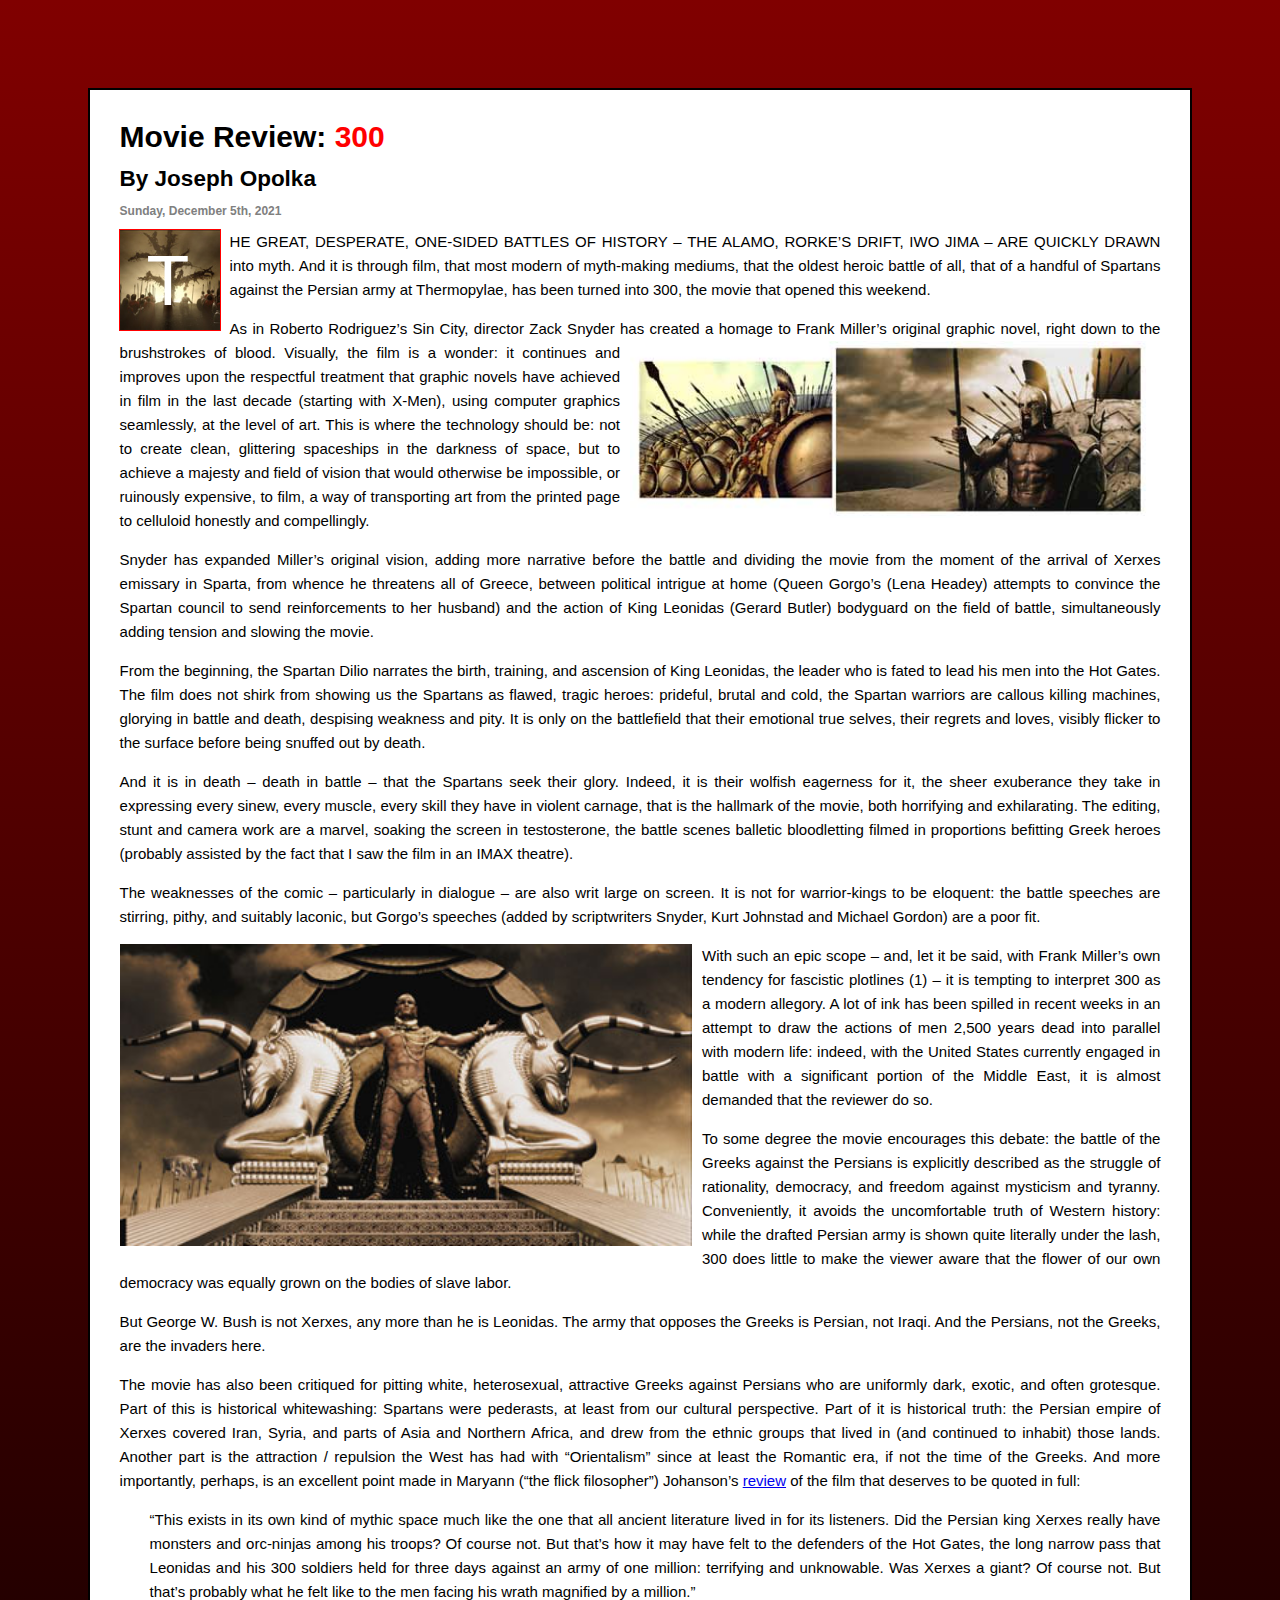
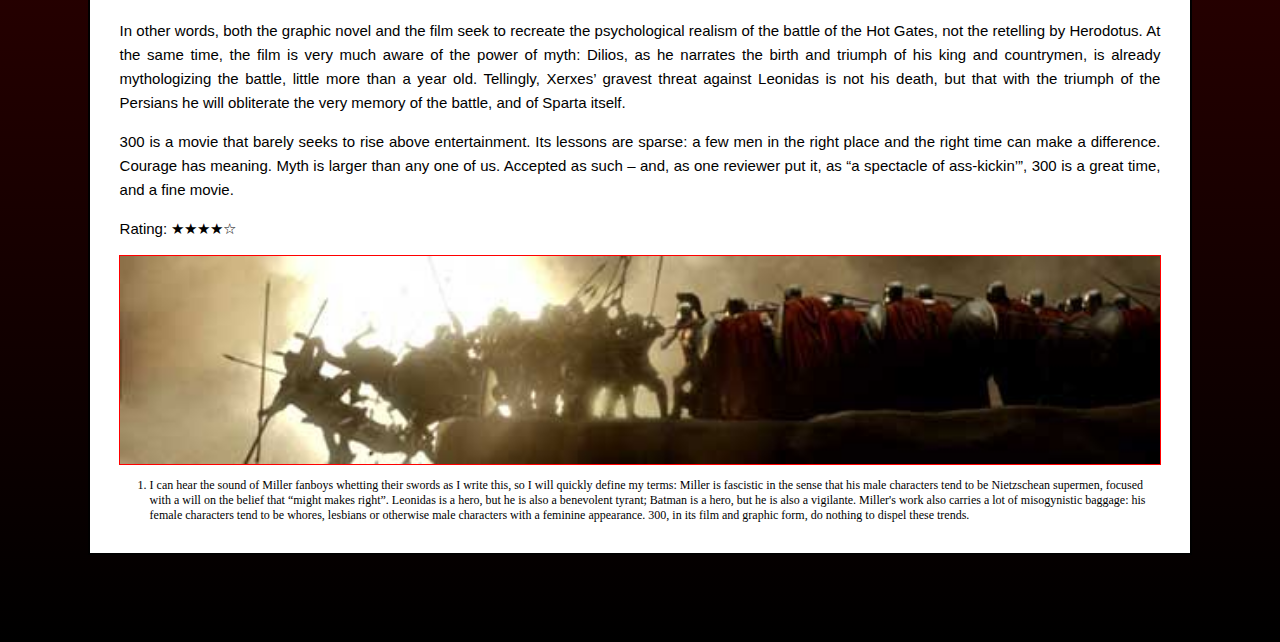
<file: HTML_A2/page_one/HTML_A2.html>
<!DOCTYPE html>
<html lang="en">
<head>
    <meta charset="UTF-8">
    <meta name="viewport" content="width=device-width", initial-scale="1">
    <title>300 Movie Review</title>
    <link rel='stylesheet' href='CSS_A2.css'/>
</head>
<body>
    <div class="main">
        <h1>Movie Review: <span>300</span></h1>
        <h2>By Joseph Opolka</h2>
        <h5>Sunday, December 5th, 2021</h5>
        <div class="beginning">
            <img src="tree-of-death.webp" alt="A picture of a tree" class="tree"/><p class="T">T</p>
        </div>
        <div class="par1">
        <p>he great, desperate, one-sided battles of history – the Alamo, Rorke’s Drift, Iwo Jima – are quickly drawn into
            myth. And it is through film, that most modern of myth-making mediums, that the oldest heroic battle of all,
            that of a handful of Spartans against the Persian army at Thermopylae, has been turned into 300, the movie that
            opened this weekend.</p></div>
        <p>As in Roberto Rodriguez’s Sin City, director Zack Snyder has created a homage to Frank Miller’s original graphic
            <img src="comparison.webp" alt="Two pictures being compared" class="compare"/>
            novel, right down to the brushstrokes of blood. Visually, the film is a wonder: it continues and improves upon
            the respectful treatment that graphic novels have achieved in film in the last decade (starting with X-Men),
            using computer graphics seamlessly, at the level of art. This is where the technology should be: not to create
            clean, glittering spaceships in the darkness of space, but to achieve a majesty and field of vision that would
            otherwise be impossible, or ruinously expensive, to film, a way of transporting art from the printed page to
            celluloid honestly and compellingly.</p>
        <p>Snyder has expanded Miller’s original vision, adding more narrative before the battle and dividing the movie
            from the moment of the arrival of Xerxes emissary in Sparta, from whence he threatens all of Greece, between
            political intrigue at home (Queen Gorgo’s (Lena Headey) attempts to convince the Spartan council to send
            reinforcements to her husband) and the action of King Leonidas (Gerard Butler) bodyguard on the field of battle,
            simultaneously adding tension and slowing the movie.</p>
        <p>From the beginning, the Spartan Dilio narrates the birth, training, and ascension of King Leonidas, the leader
            who is fated to lead his men into the Hot Gates. The film does not shirk from showing us the Spartans as flawed,
            tragic heroes: prideful, brutal and cold, the Spartan warriors are callous killing machines, glorying in battle
            and death, despising weakness and pity. It is only on the battlefield that their emotional true selves, their
            regrets and loves, visibly flicker to the surface before being snuffed out by death.</p>
        <p>And it is in death – death in battle – that the Spartans seek their glory. Indeed, it is their wolfish
            eagerness for it, the sheer exuberance they take in expressing every sinew, every muscle, every skill they
            have in violent carnage, that is the hallmark of the movie, both horrifying and exhilarating. The editing,
            stunt and camera work are a marvel, soaking the screen in testosterone, the battle scenes balletic
            bloodletting filmed in proportions befitting Greek heroes (probably assisted by the fact that I saw the
            film in an IMAX theatre).</p>
        <p>The weaknesses of the comic – particularly in dialogue – are also writ large on screen. It is not for
            warrior-kings to be eloquent: the battle speeches are stirring, pithy, and suitably laconic, but Gorgo’s
            speeches (added by scriptwriters Snyder, Kurt Johnstad and Michael Gordon) are a poor fit.</p>
        <img src="xerxes.webp" alt="A picture of a man with two bulls" class="bulls"/>
        <p>With such an epic scope – and, let it be said, with Frank Miller’s own tendency for fascistic plotlines (1) – it
            is tempting to interpret 300 as a modern allegory. A lot of ink has been spilled in recent weeks in an attempt
            to draw the actions of men 2,500 years dead into parallel with modern life: indeed, with the United States
            currently engaged in battle with a significant portion of the Middle East, it is almost demanded that the
            reviewer do so.</p>
        <p>To some degree the movie encourages this debate: the battle of the Greeks against the Persians is explicitly
            described as the struggle of rationality, democracy, and freedom against mysticism and tyranny. Conveniently,
            it avoids the uncomfortable truth of Western history: while the drafted Persian army is shown quite literally
            under the lash, 300 does little to make the viewer aware that the flower of our own democracy was equally grown
            on the bodies of slave labor.</p>
        <p>But George W. Bush is not Xerxes, any more than he is Leonidas. The army that opposes the Greeks is Persian, not
            Iraqi. And the Persians, not the Greeks, are the invaders here.</p>
        <p>The movie has also been critiqued for pitting white, heterosexual, attractive Greeks against Persians who are
            uniformly dark, exotic, and often grotesque. Part of this is historical whitewashing: Spartans were pederasts,
            at least from our cultural perspective. Part of it is historical truth: the Persian empire of Xerxes covered
            Iran, Syria, and parts of Asia and Northern Africa, and drew from the ethnic groups that lived in (and continued
            to inhabit) those lands. Another part is the attraction / repulsion the West has had with “Orientalism” since at
            least the Romantic era, if not the time of the Greeks. And more importantly, perhaps, is an excellent point made
            in Maryann (“the flick filosopher”) Johanson’s
            <a href="https://awfj.org/blog/2014/03/04/300-rise-of-an-empire-review-by-maryann-johanson/">review</a>
            of the film that deserves to be quoted in full:</p>
        <div class="quote">
            <p>“This exists in its own kind of mythic space much like the one that all ancient literature lived in for its
                listeners. Did the Persian king Xerxes really have monsters and orc-ninjas among his troops? Of course not. But
                that’s how it may have felt to the defenders of the Hot Gates, the long narrow pass that Leonidas and his 300
                soldiers held for three days against an army of one million: terrifying and unknowable. Was Xerxes a giant? Of
                course not. But that’s probably what he felt like to the men facing his wrath magnified by a million.”</p>
        </div>
        <p>In other words, both the graphic novel and the film seek to recreate the psychological realism of the battle of
            the Hot Gates, not the retelling by Herodotus. At the same time, the film is very much aware of the power of
            myth: Dilios, as he narrates the birth and triumph of his king and countrymen, is already mythologizing the
            battle, little more than a year old. Tellingly, Xerxes’ gravest threat against Leonidas is not his death, but
            that with the triumph of the Persians he will obliterate the very memory of the battle, and
            of Sparta itself.</p>
        <p>300 is a movie that barely seeks to rise above entertainment. Its lessons are sparse: a few men in the right
            place and the right time can make a difference. Courage has meaning. Myth is larger than any one of us.
            Accepted as such – and, as one reviewer put it, as “a spectacle of ass-kickin’”, 300 is a great time, and a
            fine movie.</p>
        <p>Rating: ★★★★☆</p><img src="cliff.webp" alt="An image of several people on a cliff" class="end-pic">
        <!-- star characters from https://unicode-table.com/en/sets/star-symbols/ -->
        <footer>
            <ol>
            <li>I can hear the sound of Miller fanboys whetting their swords as I write this, so I will quickly define my
                terms: Miller is fascistic in the sense that his male characters tend to be Nietzschean supermen, focused with
                a will on the belief that “might makes right”. Leonidas is a hero, but he is also a benevolent tyrant; Batman
                is a hero, but he is also a vigilante. Miller's work also carries a lot of misogynistic baggage: his female
                characters tend to be whores, lesbians or otherwise male characters with a feminine appearance. 300, in its
                film and graphic form, do nothing to dispel these trends.</li>
            </ol><!-- Made a list for proper positioning -->
        </footer>
    </div>
</body>
</html>
</file>
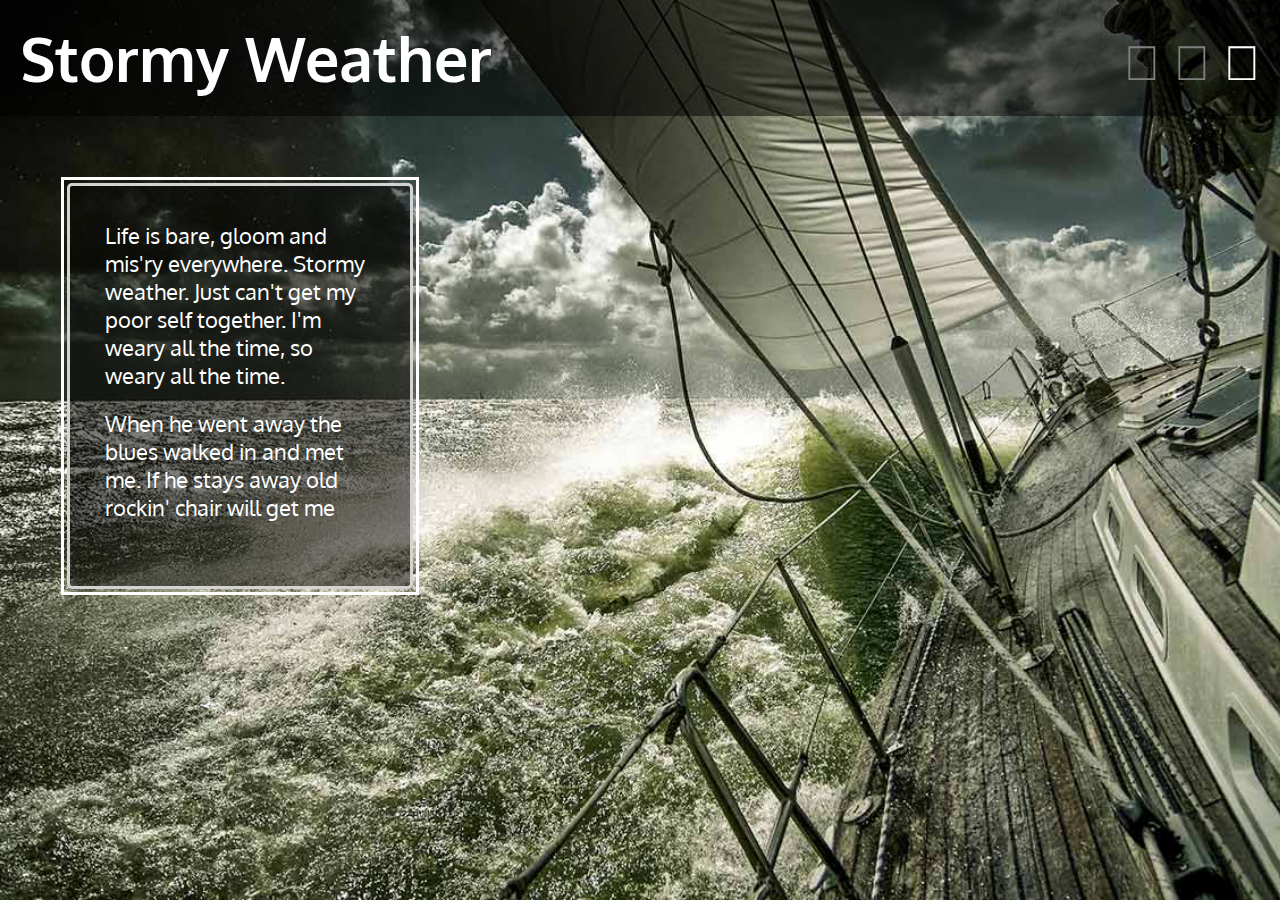
<file: HTML_A2/page_two/HTML_A2_2.html>
<!DOCTYPE html>
<html lang="en">
<head>
    <meta charset="UTF-8">
    <title>Stormy Weather</title>
    <meta name="viewport" content="width=device-width" initial-scale="1">
    <link rel='stylesheet' href='CSS_A2_2.css'/>
    <link rel="preconnect" href="https://fonts.googleapis.com">
    <link rel="preconnect" href="https://fonts.gstatic.com" crossorigin>
    <link href="https://fonts.googleapis.com/css2?family=Oxygen:wght@400;700&display=swap" rel="stylesheet">
    <!-- Linked Google Fonts -->
</head>
<body>
    <div class="head">
      <h1>Stormy Weather</h1>
        <div class="icons">
            <span class="icon-mobile"></span> <!-- Mobile Icon -->
            <span class="icon-tablet"></span> <!-- Tablet Icon -->
            <span class="icon-display"></span> <!-- Desktop Icon -->
        </div>
    </div>

        <div class="outline"> <!-- Outer Outline of Box -->
            <div class="main"> <!-- Inner Outline of Box -->
                <p>Life is bare, gloom and mis'ry everywhere. Stormy weather. Just can't get my poor self together. I'm weary all
                    the time, so weary all the time.</p>
                <p>When he went away the blues walked in and met me. If he stays away old rockin' chair will get me</p>
            </div>
        </div>

</body>
</html>
</file>
<file: HTML_A3/page_one/css/CSS_A3_ONE.css>
* {
    margin: 0;
    padding: 0;
    box-sizing: border-box;
}
@font-face { /* Calling in fonts */
    font-family: 'museo_sans500';
    src: url('../assets/fonts/MuseoSans_500-webfont.woff2') format('woff2'),
    url('../assets/fonts/MuseoSans_500-webfont.woff') format('woff');
    font-weight: normal;
    font-style: normal;
}
header {
    position: relative;
    margin-bottom: 10px;
}
h1 {
    font-size: 100px;
}
.subhead {
    font-size: 45px;
}
.mars {
    width: 100%;
    height: auto;
}
.title {
    position: absolute;
    top: 55%;
    width: 100%;
    text-align: center;
}
body {
    color: white;
    background-color: black;
    font-family: 'museo_sans500';
    font-size: 22px;
}
.main {
    padding: 40px;
}
p {
    margin: 25px;
}
.moon-quote { /* Bottom Moon Quote Positioning / Styling */
    width: 260px;
    height: 310px;
    background-color: black;
    border-bottom: 5px solid white;
    float: right;
    margin-left: 20px;
    margin-bottom: 20px;
    text-align: center;
}
.moon {
    width: 100%;
    margin-bottom: 30px;
}
.moon-text {
    font-size: 16px;
}
.quote { /* Upper Quote Positioning / Styling */
    width: 250px;
    height: 340px;
    border-bottom: 5px solid white;
    border-top: 5px solid white;
    float: left;
    font-size: 25px;
    margin-right: 20px;
    margin-bottom: 20px;
    padding-top: 40px;
}
fieldset {
    border: none;
    align-content: center;
    text-align: center;
}
.option {
    margin: 5px;
    font-size: 18px;
}
button { /* Button Styling */
    margin-top: 20px;
    color: white;
    border: none;
    font-family: 'museo_sans500';
    background-color: #16073a;
    border-radius: 5px;
    padding: 10px 30px;
    cursor: pointer;
}
button:hover { /* Hovering Over Button */
    background-color: #88b0c4;
}
button:active {
    background-color: white;
    color: black;
}
legend {
    font-size: 30px;
    margin: 10px;
}
/* Mobile View */
@media only screen and (max-width: 400px) {
    h1 {
        font-size: 50px;
    }
    .subhead {
        font-size: 30px;
    }
    p {
        font-size: 18px;
    }
    .main {
        padding: 20px;
    }
    .quote {
        width: 100%;
        height: auto;
        padding-bottom: 40px;
    }
    .moon-quote {
        width: 100%;
    }
}
/* Tablet View */
@media only screen and (min-width: 401px) and (max-width: 900px) {
    h1 {
        font-size: 75px;
    }
    .subhead {
        font-size: 35px;
    }
}
</file>
<file: HTML_A3/page_two/css/CSS_A3_TWO.css>
* {
    margin: 0;
    padding: 0;
    box-sizing: border-box;
}
@font-face { /* Calling in webfonts */
    font-family: 'Aspira';
    src: url('../assets/fonts/Aspira.woff2') format('woff2');
}
@font-face {
    font-family: 'PesaroLight';
    src: url('../assets/fonts/PesaroLight.woff2') format('woff2');
}
@font-face {
    font-family: 'JaneAust';
    src: url('../assets/fonts/JaneAust.woff2') format('woff2');
}
header {
    height: auto;
    display: flex;
    justify-content: center;
}
.journal {
    width: 30%;
    padding: 40px;
    font-size: 30px;
    margin: 40px 0;
}
h1 {
    margin: auto 0;
    font-size: 175px;
}
h1, h2 {
    font-family: 'PesaroLight', sans-serif;
}
/*------------ CENTER CONTENT ------------*/
.content {
    display: flex;
    justify-content: center;
}
.BLOCK-1, .BLOCK-2, .BLOCK-3 {
    height: 1000px;
}
.BLOCK-1 {
    width: 25%;
}
.volume {
    height: 120px;
    margin-top: 300px;
}
.BLOCK-2 {
    display: flex;
    justify-content: center;
    width: 50%;
}
.jelly {
    height: auto;
}
.BLOCK-3 {
    width: 25%;
}
.cursive {
    font-family: 'JaneAust', sans-serif;
    font-size: 20px;
    border: none;
    white-space: nowrap;
    text-transform: none;
    margin-top: 550px;
    margin-right: 50px;
}
.volume, .cursive {
    color: #a7a7a7;
    transform: rotate(-90deg); /* Rotation of Text */
}
h2 {
    font-size: 100px;
    position: relative;
}
span {
    font-size: 25px;
}
/*------------ END OF CENTER CONTENT ------------*/
.numb {
    width: 36%;
    margin: 40% 32% 0 32%;
    position: relative;
}
p {
    border-top: solid 1px black;
    border-bottom: solid 1px black;
}
h2, p {
    text-transform: uppercase;
}
p {
    font-family: 'Aspira', sans-serif;
}
.date {
    height: auto;
    padding: 10px;
    margin-bottom: 5px;
    font-size: 25px;
}
.journal, .date {
    text-align: center;
}
/* For Tablet Display */
@media only screen and (min-width: 401px) and (max-width: 900px) {
    h1 {
        font-size: 90px;
    }
    .journal {
        font-size: 15px;
    }
    .BLOCK-1, .BLOCK-2, .BLOCK-3 {
        height: 600px;
    }
    .volume {
        margin-top: 200px;
    }
    h2 {
        font-size: 75px;
    }
    .cursive {
        font-size: 16px;
        margin-top: 450px;
        margin-left: 20px;
    }
    .numb {
        width: 46%;
        margin: 27% 30% 0 27%;
    }
}
/* For Mobile Display */
@media only screen and (max-width: 400px) {
    h1 {
        font-size: 70px;
    }
    .journal {
        font-size: 15px;
        padding: 20px;
        margin: 10px;
    }
    .BLOCK-1, .BLOCK-2, .BLOCK-3 {
        height: 400px;
    }
    .date {
        font-size: 15px;
        padding: 5px;
    }
    h2 {
        font-size: 50px;
    }
    .volume {
        margin-top: 120px;
        margin-left: 20px;
    }
    .cursive {
        font-size: 10px;
        margin-top: 320px;
        margin-left: 40px;
    }
    .numb {
        width: 60%;
        margin: 0 40% 0 40%;
    }
}
</file>
<file: HTML_A4/page-one/css/CSS_A4_ONE.css>
* {
    margin: 0;
    padding: 0;
    box-sizing: border-box;
}
@font-face { /* Calling in webfonts */
    font-family: 'Garamond';
    src: url('../assets/fonts/AGaramondPro-Regular.woff2') format('woff2');
}
@font-face {
    font-family: 'Helvetica';
    src: url('../assets/fonts/Helvetica.woff2') format('woff2');
}
.jolie {
    width: 25%;
    height: auto;

    float: left;
}
.pitt {
    height: auto;
    width: 25%;                     /* .jolie, .pitt, and .main widths all add up to 100% */
    float: right;
}
.main {
    width: 50%;
    margin: 0 auto;
}
h1 {
    font-family: Garamond, sans-serif;
    text-align: center;
    margin-bottom: 40px;
    margin-top: 40px;
    font-size: 90px;
}
span {
    color: red; /* Title "&" Symbol */
}
p, h2 {
    font-family: Helvetica, sans-serif;
    margin-bottom: 25px;
}
p {
    font-size: 28px;
}
h2 {
    font-size: 35px;
}
.gun {
    height: auto;
    width: 100%;    /* Image width = 100% width of "main" */
    margin-bottom: 20px;
}
a {
    color: black;
    text-decoration: none;
}
a:hover {
    color: gray;
    text-decoration: underline;
}
a:active {
    color: lightgray;
}
/* Mobile Display */
@media only screen and (max-width: 400px) {
    h1 {
        font-size: 30px;
    }
    p {
        font-size: 15px;
    }
    h2 {
        font-size: 25px;
    }
    .main {
        width: 60%;
    }
    .pitt, .jolie {
        width: 20%;
        height: auto;
    }
}
/* Mobile Display */
@media only screen and (min-width: 401px) and (max-width: 900px) {
    h1 {
        font-size: 60px;
    }
    p {
        font-size: 21px;
    }
    h2 {
        font-size: 30px;
    }
    .main {
        width: 55%;
    }
    .pitt, .jolie {
        width: 22%;
        height: auto;
    }
}
</file>
<file: HTML_A4/page-two/css/CSS_A4_TWO.css>
* {
    margin: 0;
    padding: 0;
    box-sizing: border-box;
}
@font-face { /* Calling Fonts */
    font-family: 'Moon';
    src: url('../assets/fonts/Moon2.0-Regular.woff2') format('woff2');
}
@font-face {
    font-family: 'Avenir';
    src: url('../assets/fonts/Avenir.woff2') format('woff2');
}
body {
    background-color: black;
    color: white;
}
.info { /* Top Info Positioning */
    display: flex;
    justify-content: space-between;
}
.info-item {
    font-size: 18px;
}
.page { /* Main Content Width / Styling */
    background-color: #222;
    padding: 30px;
    width: 70%;
    margin: 0 auto;
}
h1, h2, h3 {
    text-transform: uppercase;
    font-family: 'Moon', sans-serif;
}
p, ul {
    font-family: 'Avenir', sans-serif;
    font-size: 20px;
}
p {
    margin: 20px 0 20px 0;
}
li {
    margin-bottom: 10px;
    margin-left: 30px;
}
h1 {
    text-align: center;
    font-size: 60px;
    margin-bottom: 40px;
}
h2 {
    font-size: 35px;
    margin: 30px 0 30px 0;
}
h3 {
    font-size: 25px;
    margin: 25px 0 25px 0;
}
.space { /* Space Banner Positioning / Styling */
    width: 100%;
    margin: 20px 0 20px 0;
}
.moon { /* Moon Positioning / Styling */
    width: 40%;
    border-radius: 500px;
    border: solid 20px black;
    float: right;
    margin: 0 0 20px 20px;
}
a:visited {
    color: white;
}
a:hover {
    color: #d9d9d9
}
a, .name {
    text-decoration: underline;
    text-decoration-style: dashed;
}
/* Tablet View */
@media only screen and (min-width: 401px) and (max-width: 900px) {
    h1 {
        font-size: 45px;
        margin-bottom: 35px;
    }
    h2 {
        font-size: 30px;
    }
    h3 {
        font-size: 22px;
    }

    .page {
        padding: 20px;
        width: 80%;
    }
    p {
        font-size: 18px;
        margin: 10px 0 10px 0;
    }
    li {
        font-size: 18px;
    }
    .info-item {
        font-size: 15px;
    }
    .moon {
        width: 40%;
        border-radius: 150px;
        border: solid 15px black;
        float: right;
        margin: 0 0 10px 10px;
    }
}
/* Mobile View */
@media only screen and (max-width: 400px) {
    h1 {
        font-size: 35px;
        margin-bottom: 35px;
    }
    h2 {
        font-size: 30px;
    }
    h3 {
        font-size: 22px;
    }

    .page {
        padding: 20px;
        width: 80%;
    }
    p {
        font-size: 20px;
        margin: 10px 0 10px 0;
    }
    li {
        font-size: 20px;
    }
    .info-item, .name {
        font-size: 12px;
    }
    .moon {
        width: 40%;
        border-radius: 150px;
        border: solid 10px black;
        float: right;
        margin: 0 0 10px 10px;
    }
}
</file>
<file: HTML_A2/page_one/CSS_A2.css>
* {
    margin: 0;
    padding: 0;
    box-sizing: border-box;
}
.beginning {
    position: relative;
}
.T {
    position: absolute;
    color: white;
    font-size: 70px;
    top: -5px;
    left: 27px;

}
h1, h2, h5 {
    font-family: "Trebuchet MS", sans-serif ;
    margin-bottom: 12px;
}
h5 {
    color: gray;
    font-size: 0.8em;
}
body {
    background: linear-gradient(180deg, rgba(128,0,0,1) 0%, rgba(0,0,0,1) 100%); /* Gradient Background */
}
span {
    color: red;
}
.par1:first-line {
    text-transform: uppercase;
}
.main {
    outline: solid black 2px;
    margin: 7%;
    position: center;
    background-color: white;
    padding: 30px;
    font-size: 15px;
}
p {
    font-family: "Georgia", sans-serif;
    margin-bottom: 15px;
    line-height: 1.6em;
    text-align: justify;
}
.tree {
    float: left;
    width: 100px;
    height: 100px;
}
.tree, .end-pic {
    outline: solid red 1px;
}
.tree, .compare, .bulls {
    margin-right: 10px;
    margin-bottom: 10px;
}
.compare {
    float: right;
    width: 50%;
    margin-left: 10px;
}
.bulls {
    float: left;
    width: 55%;
}
.end-pic {
    width: 100%; /* automatically the width of the main page */
    margin-bottom: 10px;
}
footer {
    font-size: 12px;
}
.quote, footer {
    margin-left: 30px;
}
</file>
<file: HTML_A2/page_two/CSS_A2_2.css>
* {
    margin: 0;
    padding: 0;
    box-sizing: border-box;
}
body { /* Background Image / Main & Head Font Family */
    background-image: url('stormy-weather-background.jpg');
    background-repeat: no-repeat;
    background-attachment: fixed;
    background-size: cover;
    font-family: 'Oxygen', sans-serif;
}
.head, .main{
    color: white;
    background-color: rgba(0, 0, 0, 0.5);

}
.main {
    position: absolute;
    outline: solid 3px lightgray;
    padding: 35px;
    height: 400px;
    width: 340px;
    margin: 6px;
    font-size: 1.4em;
    border-radius: 2px;
}
.outline { /* Body Outer Outline */
    height: 412px;
    width: 352px;
    outline: solid 3px white;
    margin: 5%;
}
.head {
    display: flex;
    justify-content: space-between;
    padding: 20px;
    font-size: 1.9em;
}
.icons { /* Icon Font */
    color: gray;
    font-family: 'icomoon', sans-serif;
    margin-top: 15px;
    font-size: 1.6em;
}
p {
    margin-bottom: 20px;
}
.icon-mobile:before { /* Mobile Icon */
    content: "\e958";
}
.icon-tablet:before { /* Tablet Icon */
    content: "\e95a";
}
.icon-display:before { /* Desktop Icon */
    content: "\e956";
}
@media only screen and (max-width: 400px) { /* Mobile Icon Display / Body Positioning */
    .outline {
        margin: 0 auto;
        margin-top: 5%;
        margin-bottom: 5%;
        position: center;
    }
    .icon-mobile {
        color: white;
    }
    .head {
        display: grid;
    }
    body {
        background-position: right bottom;
    }
}
@media only screen and (min-width: 401px) and (max-width: 960px) { /* Tablet Icon Display */
    .icon-tablet {
        color: white;
    }
}
@media only screen and (min-width: 961px) { /* Desktop Icon Display */
    .icon-display {
        color: white;
    }
}
</file>
